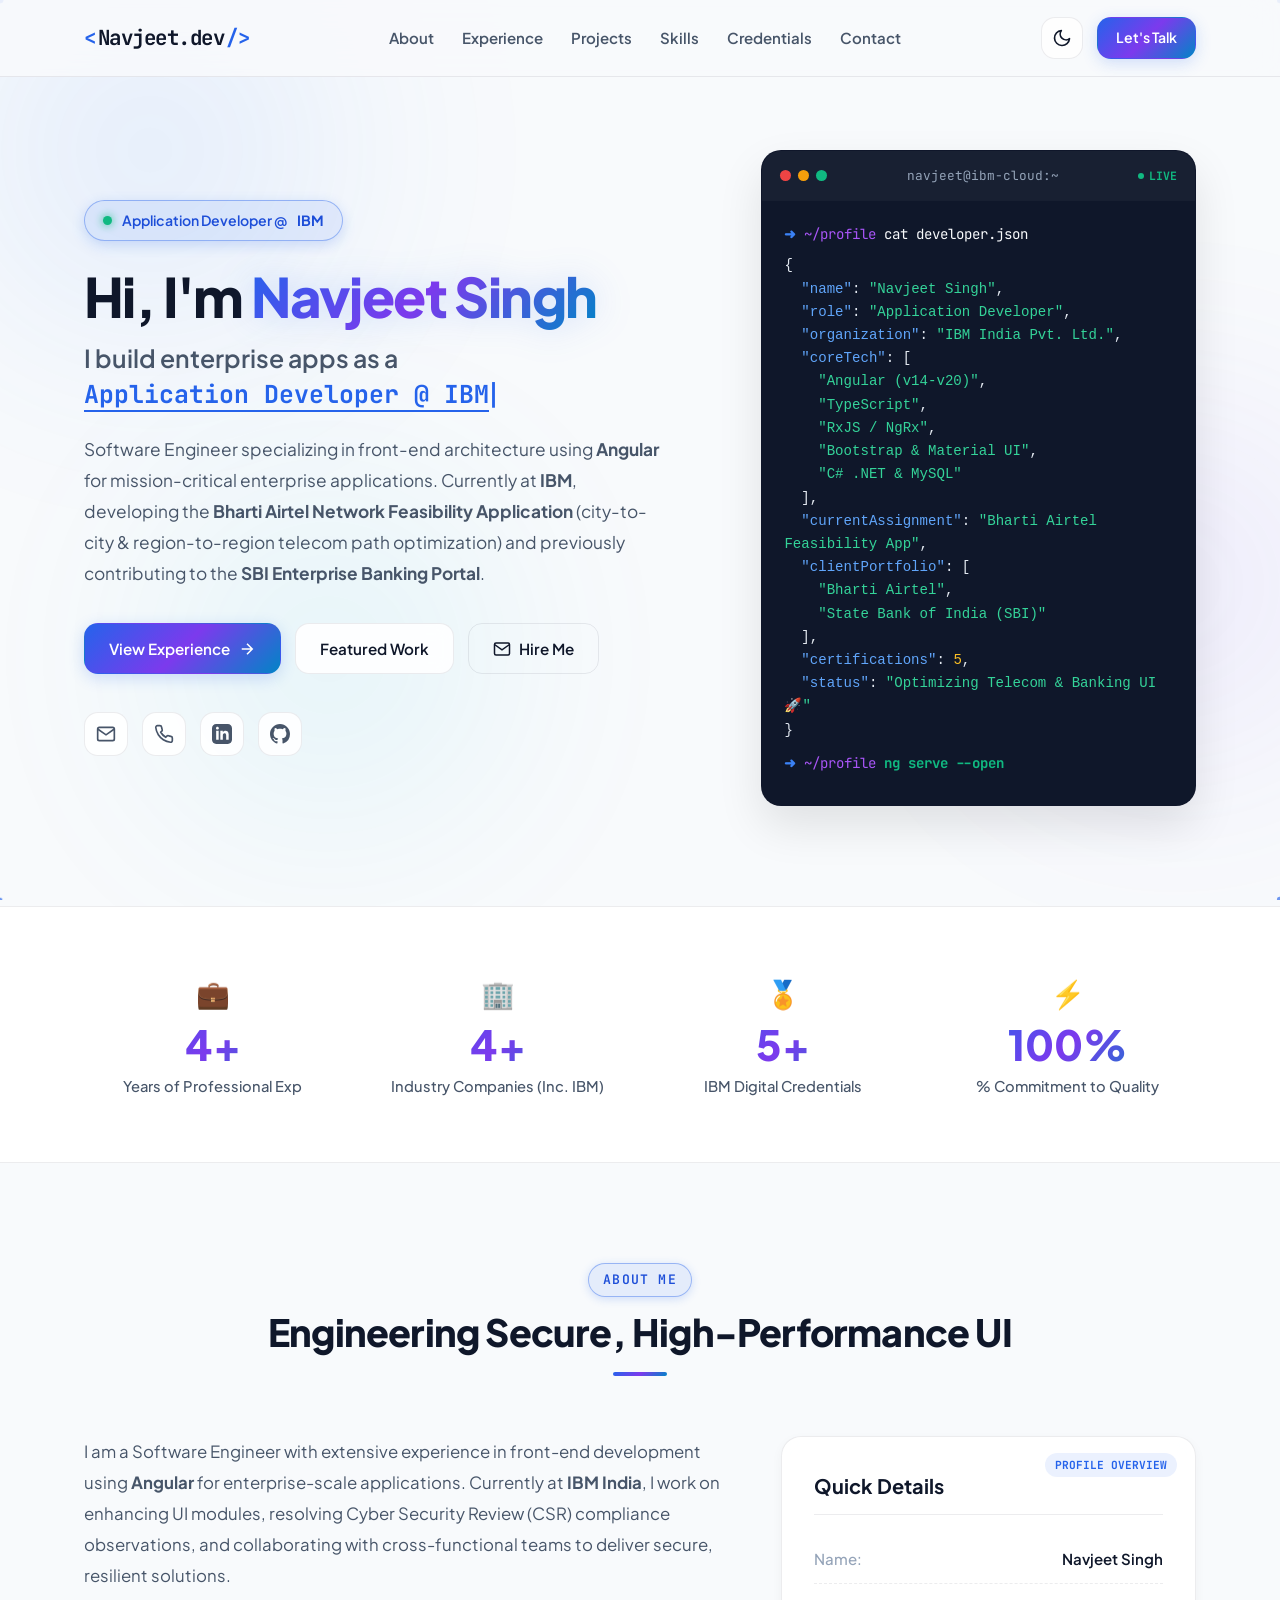
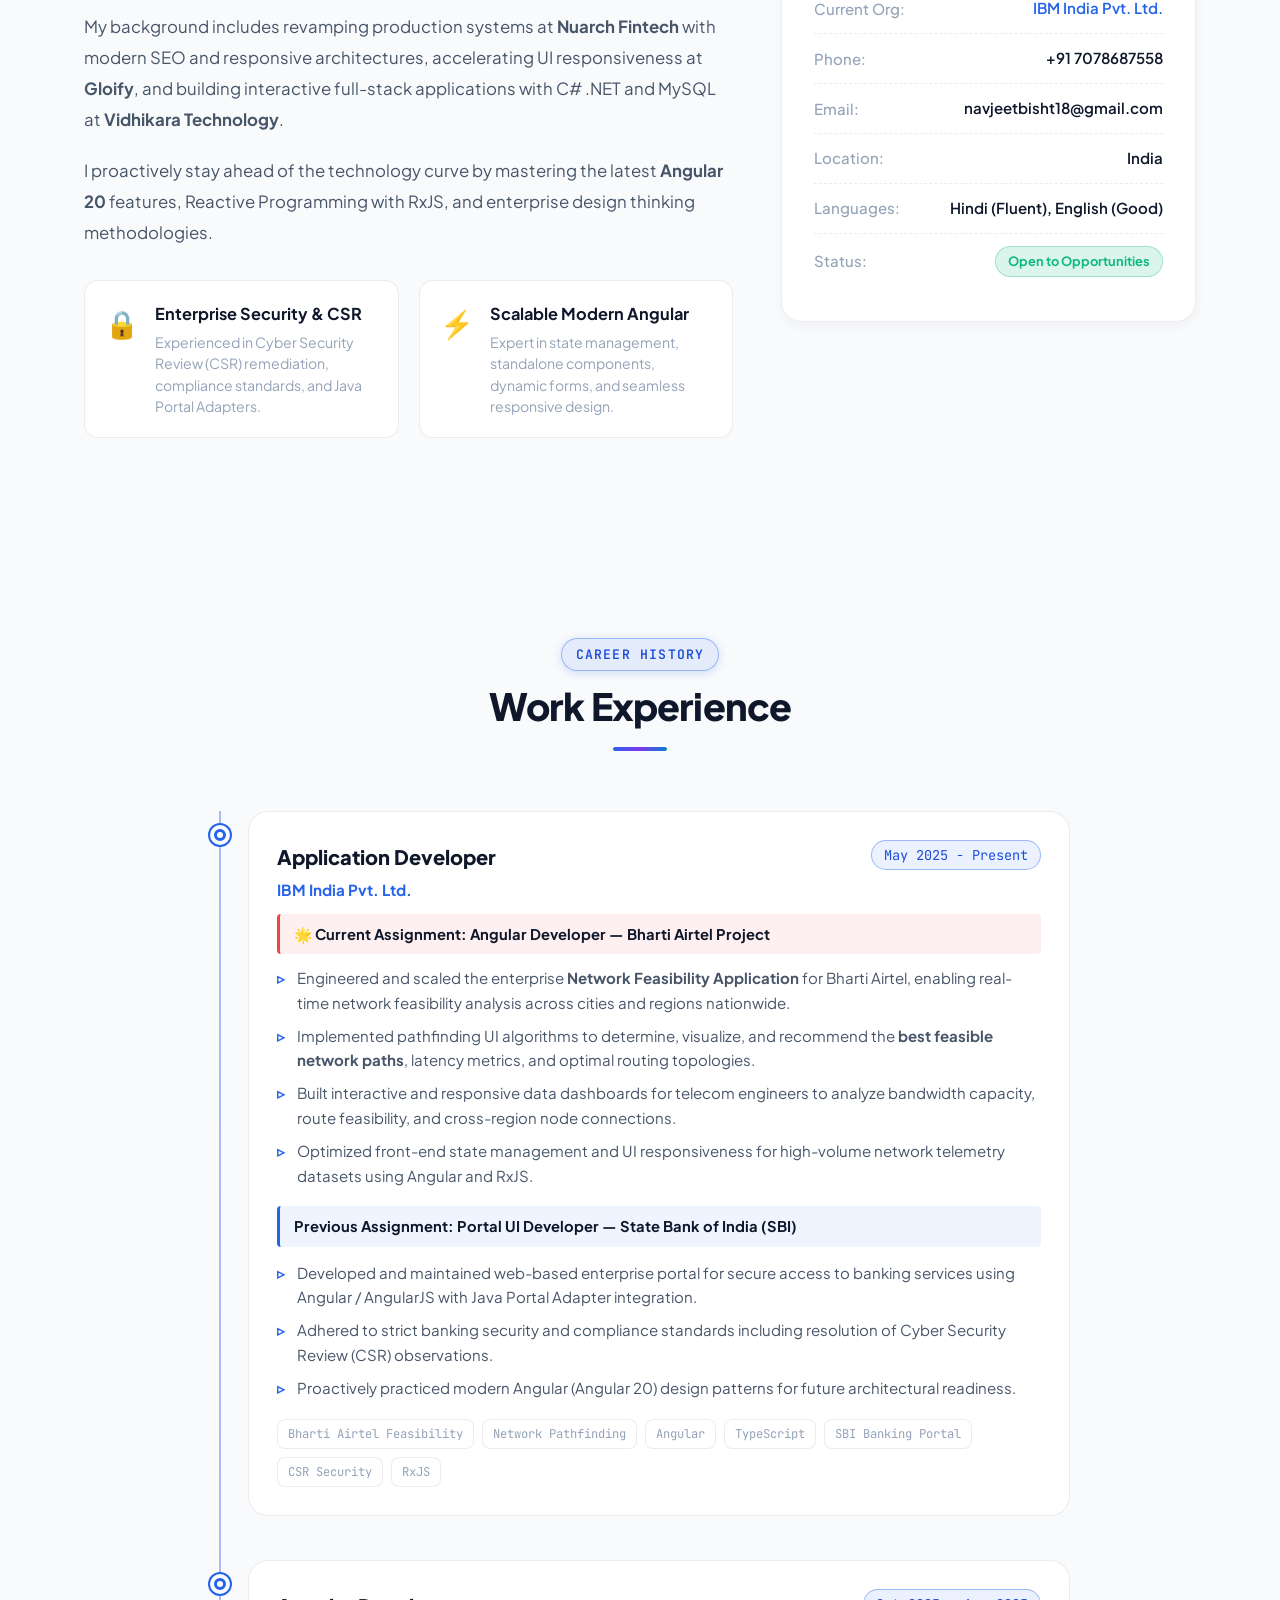
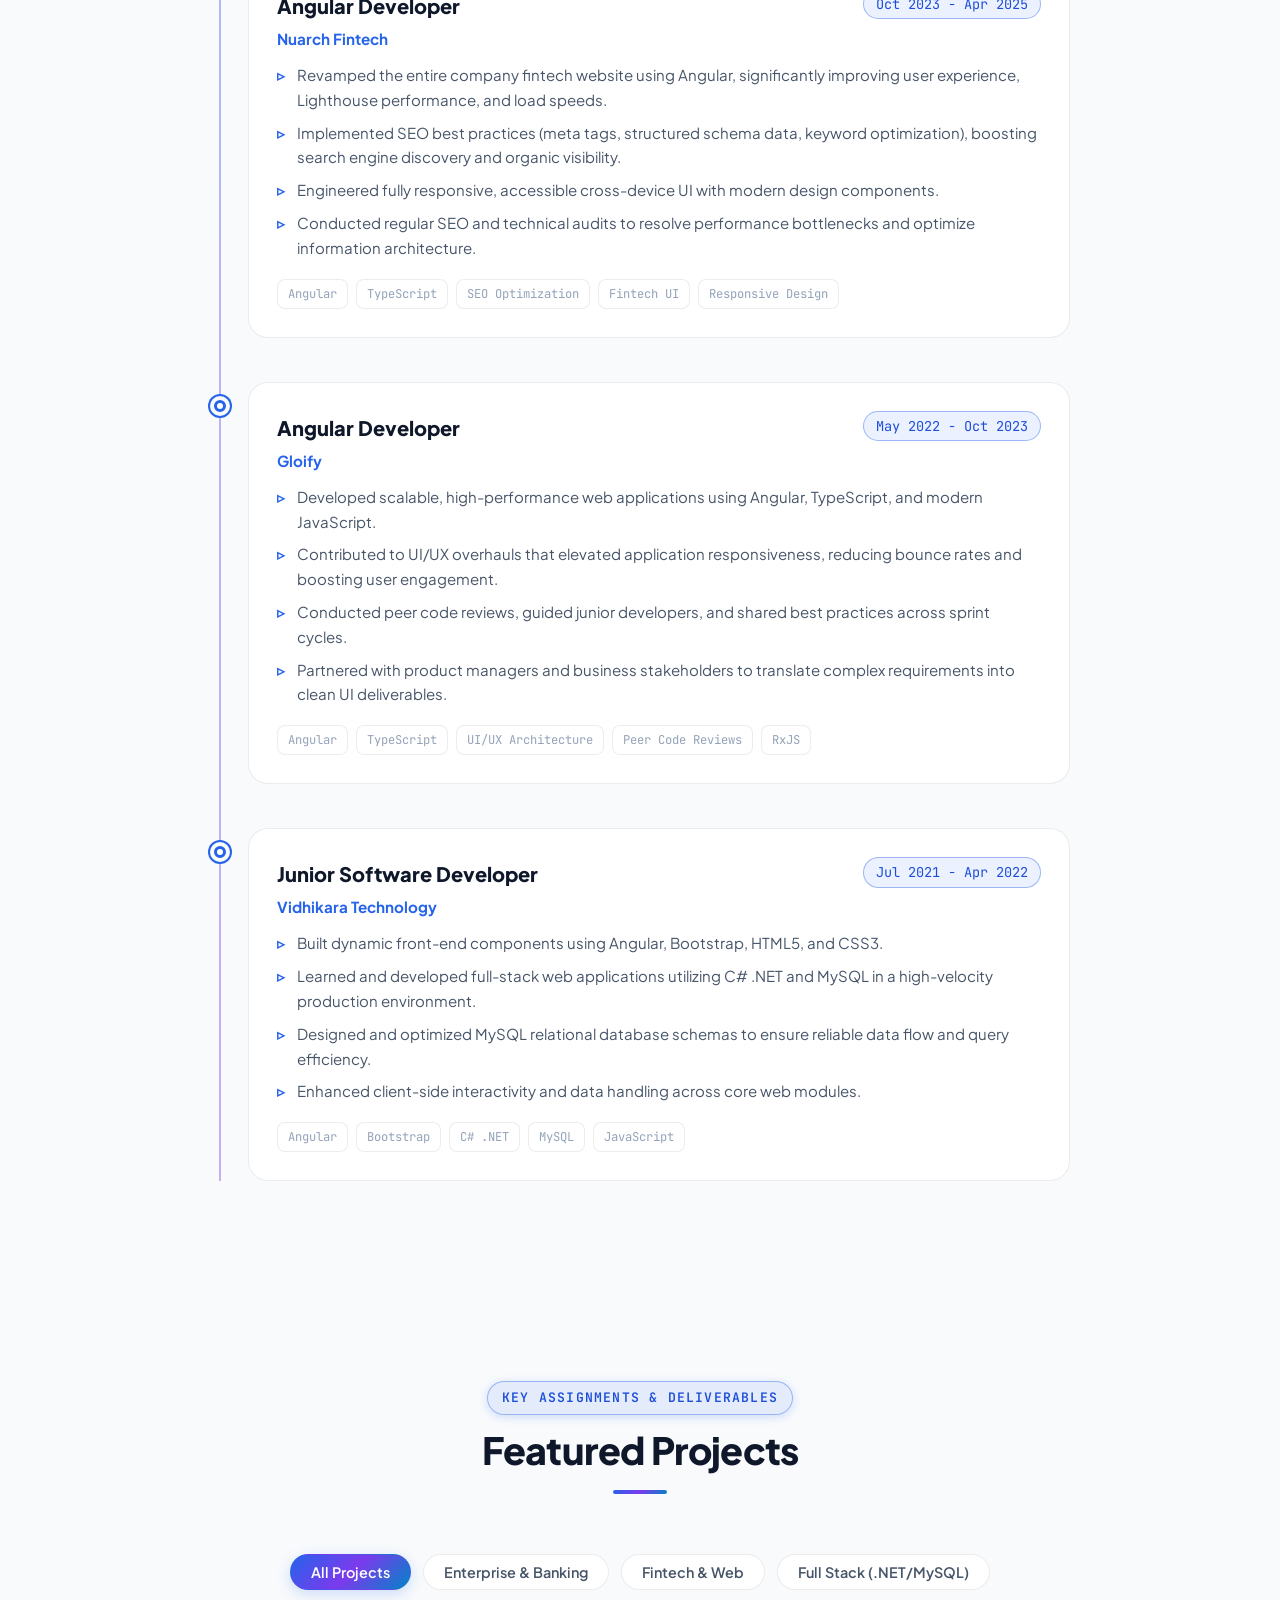
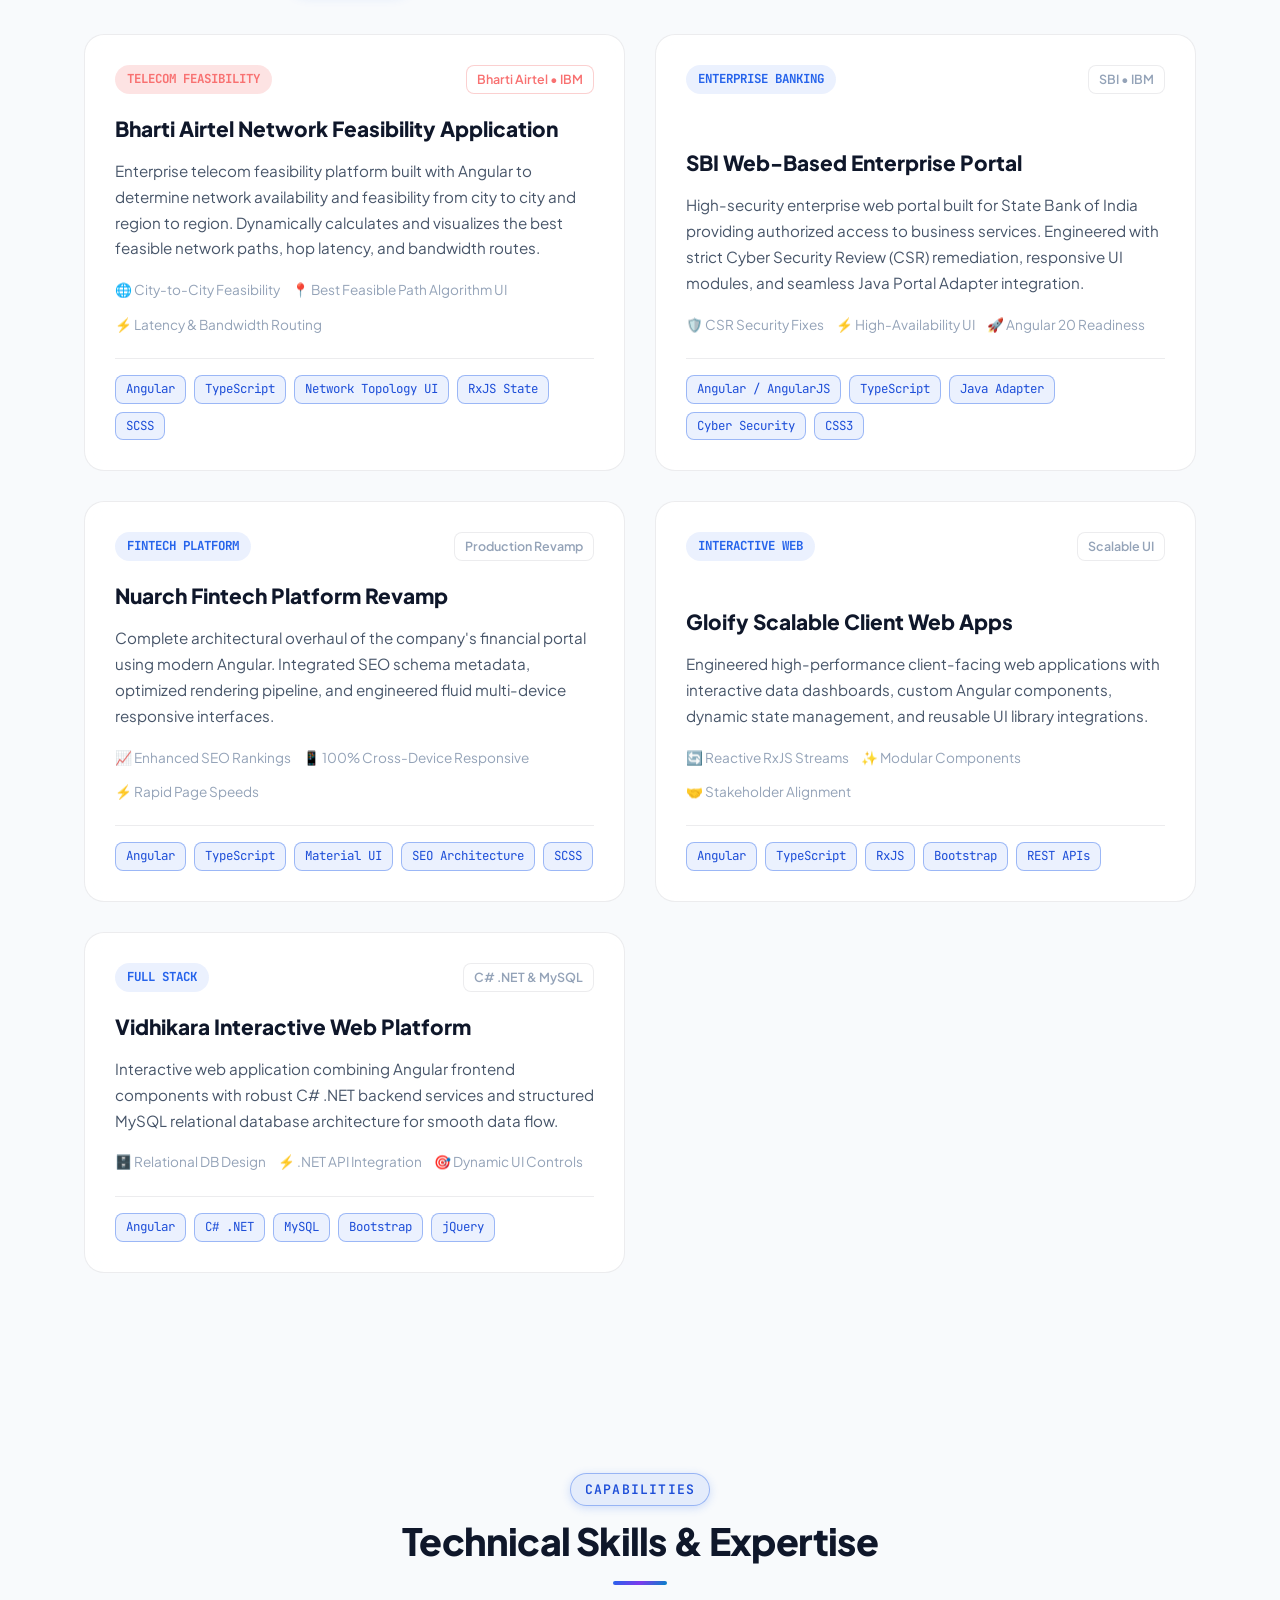
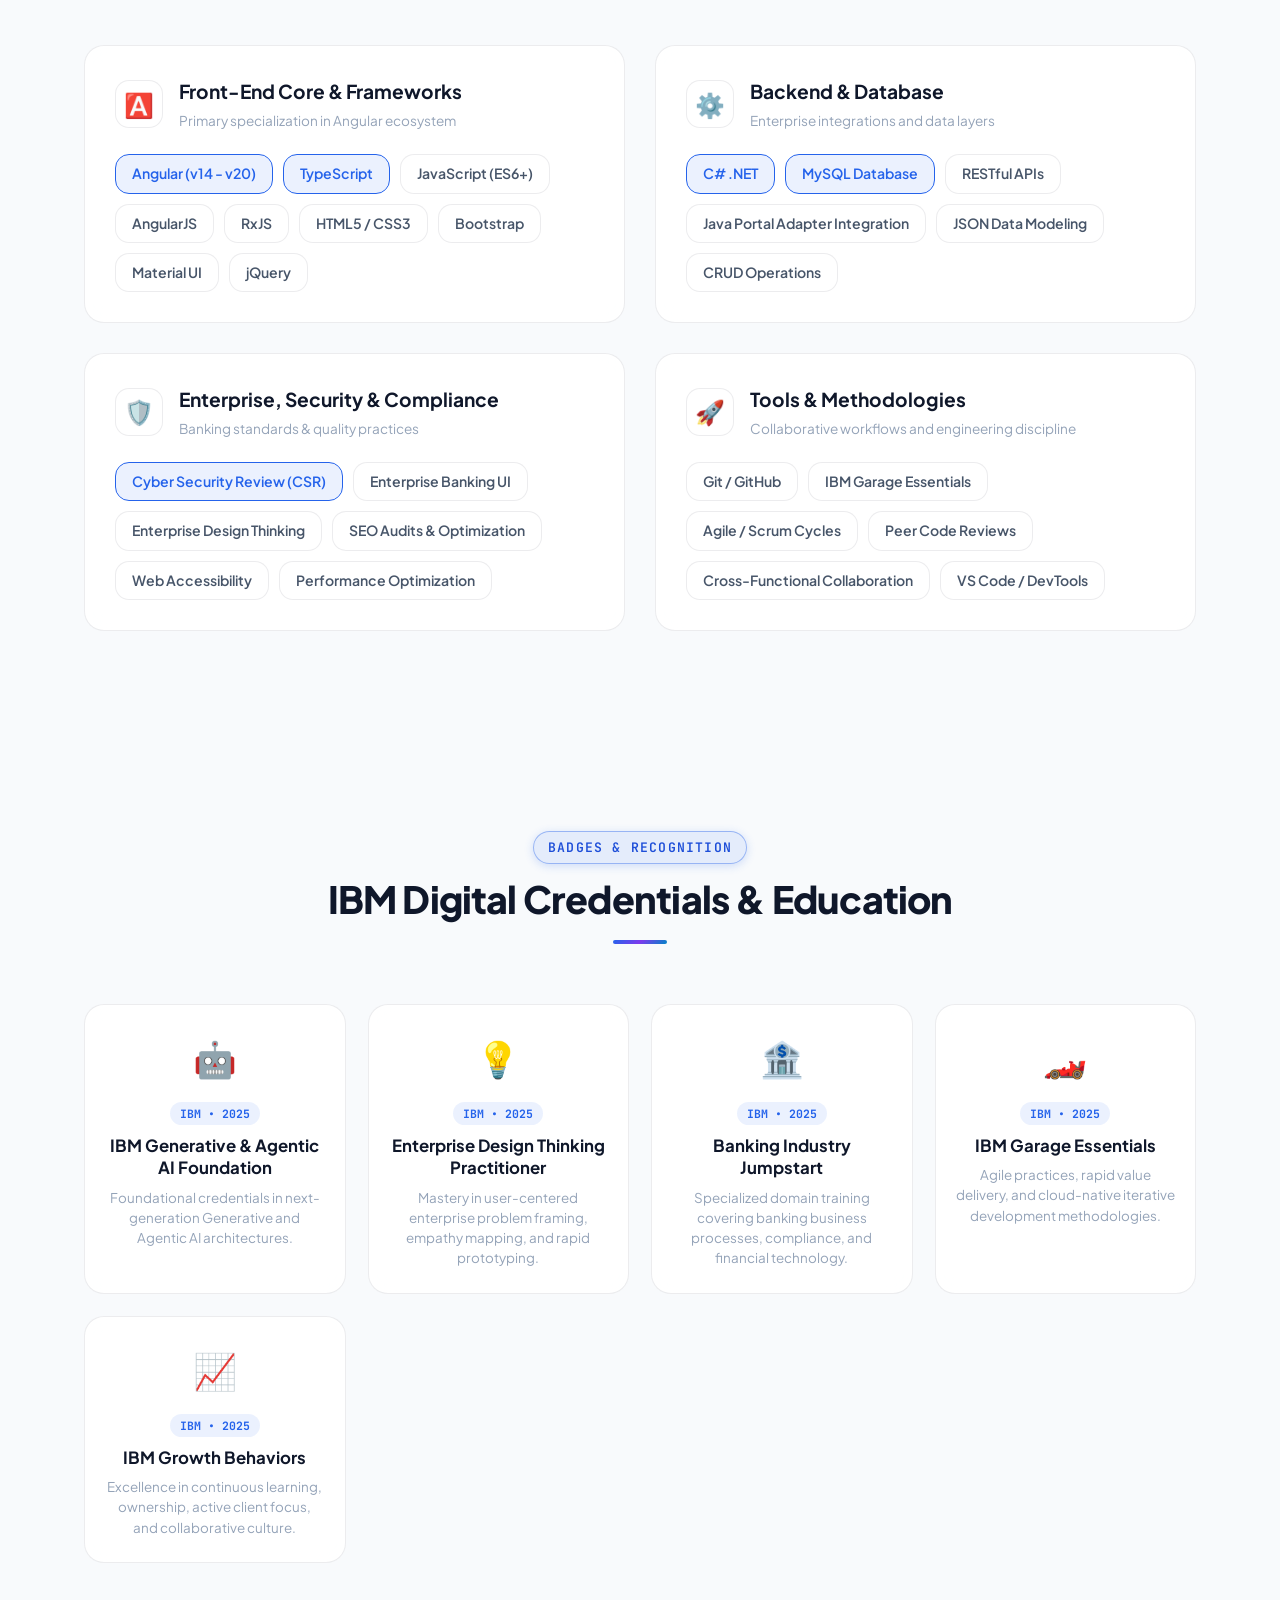
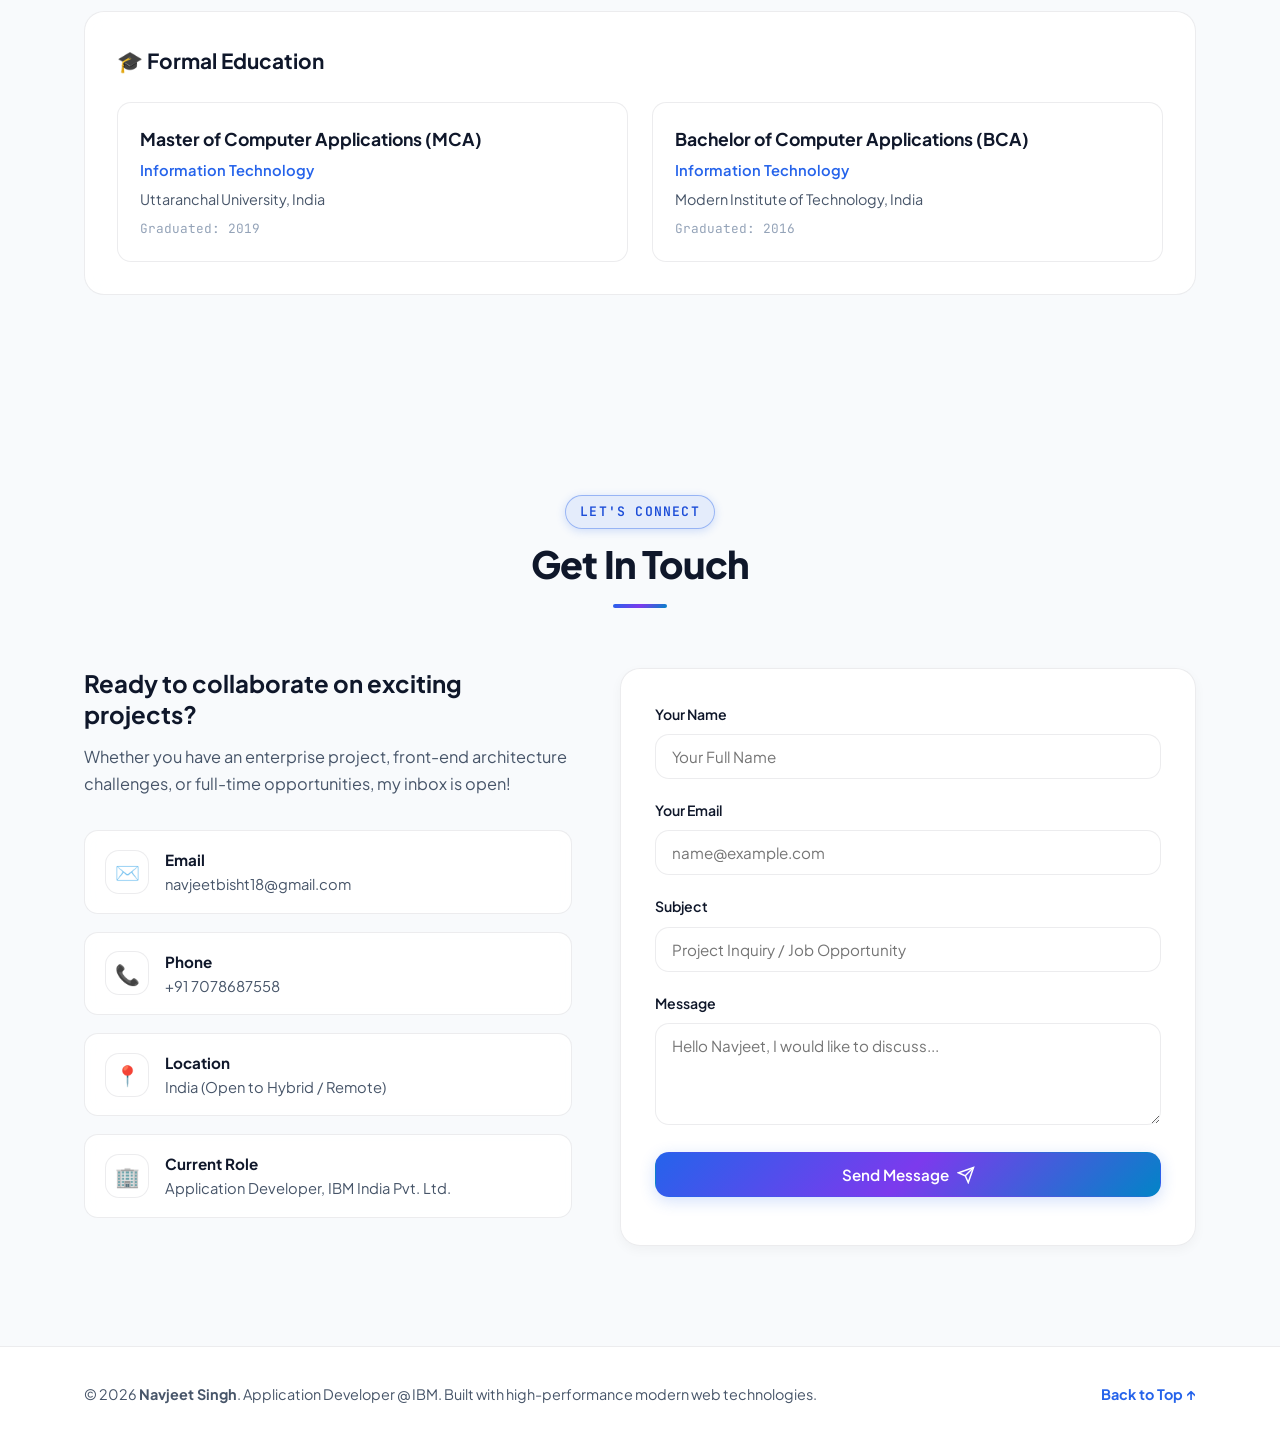
<file: index.html>
<!DOCTYPE html>
<html lang="en" data-theme="dark">
<head>
  <meta charset="UTF-8">
  <meta name="viewport" content="width=device-width, initial-scale=1.0">
  <meta name="description" content="Navjeet Singh — Application Developer & Senior Front-End Engineer at IBM. Specializing in Angular, TypeScript, Enterprise Web Architecture, and Scalable UI Systems.">
  <meta name="keywords" content="Navjeet Singh, Application Developer, IBM, Angular Developer, TypeScript, Frontend Engineer, Software Engineer, Portfolio">
  <meta name="author" content="Navjeet Singh">
  <title>Navjeet Singh | Application Developer @ IBM</title>

  <!-- Google Fonts Preconnect & Inter / JetBrains Mono -->
  <link rel="preconnect" href="https://fonts.googleapis.com">
  <link rel="preconnect" href="https://fonts.gstatic.com" crossorigin>
  <link href="https://fonts.googleapis.com/css2?family=Plus+Jakarta+Sans:wght@300;400;500;600;700;800&family=JetBrains+Mono:wght@400;500;600;700&display=swap" rel="stylesheet">

  <link rel="stylesheet" href="style.css">
</head>
<body>

  <!-- Ambient Background Glow & Canvas Animation -->
  <div class="bg-glow-orb orb-1"></div>
  <div class="bg-glow-orb orb-2"></div>
  <div class="bg-glow-orb orb-3"></div>
  <canvas id="particle-canvas" class="particle-canvas"></canvas>

  <!-- Navigation Bar -->
  <header class="header" id="header">
    <div class="container nav-container">
      <a href="#hero" class="nav-logo" data-reveal="fade">
        <span class="logo-bracket">&lt;</span><span class="logo-name">Navjeet.dev</span><span class="logo-bracket">/&gt;</span>
      </a>

      <nav class="nav-menu" id="nav-menu">
        <ul class="nav-list">
          <li class="nav-item"><a href="#about" class="nav-link">About</a></li>
          <li class="nav-item"><a href="#experience" class="nav-link">Experience</a></li>
          <li class="nav-item"><a href="#projects" class="nav-link">Projects</a></li>
          <li class="nav-item"><a href="#skills" class="nav-link">Skills</a></li>
          <li class="nav-item"><a href="#credentials" class="nav-link">Credentials</a></li>
          <li class="nav-item"><a href="#contact" class="nav-link">Contact</a></li>
        </ul>
      </nav>

      <div class="nav-actions">
        <!-- Theme Toggle Button -->
        <button id="theme-toggle" class="theme-btn" aria-label="Toggle light and dark mode" title="Toggle Theme">
          <svg class="sun-icon" viewBox="0 0 24 24" fill="none" stroke="currentColor" stroke-width="2" stroke-linecap="round" stroke-linejoin="round">
            <circle cx="12" cy="12" r="5"></circle>
            <line x1="12" y1="1" x2="12" y2="3"></line>
            <line x1="12" y1="21" x2="12" y2="23"></line>
            <line x1="4.22" y1="4.22" x2="5.64" y2="5.64"></line>
            <line x1="18.36" y1="18.36" x2="19.78" y2="19.78"></line>
            <line x1="1" y1="12" x2="3" y2="12"></line>
            <line x1="21" y1="12" x2="23" y2="12"></line>
            <line x1="4.22" y1="19.78" x2="5.64" y2="18.36"></line>
            <line x1="18.36" y1="5.64" x2="19.78" y2="4.22"></line>
          </svg>
          <svg class="moon-icon" viewBox="0 0 24 24" fill="none" stroke="currentColor" stroke-width="2" stroke-linecap="round" stroke-linejoin="round">
            <path d="M21 12.79A9 9 0 1 1 11.21 3 7 7 0 0 0 21 12.79z"></path>
          </svg>
        </button>

        <!-- Connect Button -->
        <a href="#contact" class="btn btn-sm btn-primary nav-cta">Let's Talk</a>

        <!-- Mobile Menu Toggle -->
        <button id="nav-toggle" class="nav-toggle" aria-label="Open menu">
          <span></span>
          <span></span>
          <span></span>
        </button>
      </div>
    </div>
  </header>

  <main>
    <!-- Hero Section -->
    <section class="hero section" id="hero">
      <div class="container hero-container">
        <div class="hero-content" data-reveal="fade-up">
          <div class="hero-badge animate-float">
            <span class="status-dot"></span> Application Developer @ <strong>IBM</strong>
          </div>
          <h1 class="hero-title">
            Hi, I'm <span class="highlight glow-text">Navjeet Singh</span>
          </h1>
          <h2 class="hero-subtitle">
            I build enterprise apps as a <br>
            <span class="typed-text" id="typed-text">Angular Specialist</span><span class="cursor">|</span>
          </h2>
          <p class="hero-description">
            Software Engineer specializing in front-end architecture using <strong>Angular</strong> for mission-critical enterprise applications. Currently at <strong>IBM</strong>, developing the <strong>Bharti Airtel Network Feasibility Application</strong> (city-to-city &amp; region-to-region telecom path optimization) and previously contributing to the <strong>SBI Enterprise Banking Portal</strong>.
          </p>
          <div class="hero-buttons">
            <a href="#experience" class="btn btn-primary ripple-btn">
              <span>View Experience</span>
              <svg viewBox="0 0 24 24" width="18" height="18" fill="none" stroke="currentColor" stroke-width="2"><path d="M5 12h14M12 5l7 7-7 7"/></svg>
            </a>
            <a href="#projects" class="btn btn-secondary ripple-btn">Featured Work</a>
            <a href="mailto:navjeetbisht18@gmail.com" class="btn btn-outline ripple-btn">
              <svg viewBox="0 0 24 24" width="18" height="18" fill="none" stroke="currentColor" stroke-width="2"><path d="M4 4h16c1.1 0 2 .9 2 2v12c0 1.1-.9 2-2 2H4c-1.1 0-2-.9-2-2V6c0-1.1.9-2 2-2z"/><polyline points="22,6 12,13 2,6"/></svg>
              Hire Me
            </a>
          </div>
          <div class="hero-socials">
            <a href="mailto:navjeetbisht18@gmail.com" aria-label="Email" class="social-icon" title="Email: navjeetbisht18@gmail.com">
              <svg viewBox="0 0 24 24" fill="none" stroke="currentColor" stroke-width="2"><path d="M4 4h16c1.1 0 2 .9 2 2v12c0 1.1-.9 2-2 2H4c-1.1 0-2-.9-2-2V6c0-1.1.9-2 2-2z"/><polyline points="22,6 12,13 2,6"/></svg>
            </a>
            <a href="tel:7078687558" aria-label="Phone" class="social-icon" title="Call: +91 7078687558">
              <svg viewBox="0 0 24 24" fill="none" stroke="currentColor" stroke-width="2"><path d="M22 16.92v3a2 2 0 0 1-2.18 2 19.79 19.79 0 0 1-8.63-3.07 19.5 19.5 0 0 1-6-6 19.79 19.79 0 0 1-3.07-8.67A2 2 0 0 1 4.11 2h3a2 2 0 0 1 2 1.72 12.84 12.84 0 0 0 .7 2.81 2 2 0 0 1-.45 2.11L8.09 9.91a16 16 0 0 0 6 6l1.27-1.27a2 2 0 0 1 2.11-.45 12.84 12.84 0 0 0 2.81.7A2 2 0 0 1 22 16.92z"/></svg>
            </a>
            <a href="https://linkedin.com" target="_blank" rel="noopener noreferrer" aria-label="LinkedIn" class="social-icon" title="LinkedIn Profile">
              <svg viewBox="0 0 24 24" fill="currentColor"><path d="M19 0h-14c-2.761 0-5 2.239-5 5v14c0 2.761 2.239 5 5 5h14c2.762 0 5-2.239 5-5v-14c0-2.761-2.238-5-5-5zm-11 19h-3v-11h3v11zm-1.5-12.268c-.966 0-1.75-.79-1.75-1.764s.784-1.764 1.75-1.764 1.75.79 1.75 1.764-.783 1.764-1.75 1.764zm13.5 12.268h-3v-5.604c0-3.368-4-3.113-4 0v5.604h-3v-11h3v1.765c1.396-2.586 7-2.777 7 2.476v6.759z"/></svg>
            </a>
            <a href="https://github.com/NavjeetG" target="_blank" rel="noopener noreferrer" aria-label="GitHub" class="social-icon" title="GitHub Profile">
              <svg viewBox="0 0 24 24" fill="currentColor"><path d="M12 0C5.37 0 0 5.37 0 12c0 5.31 3.435 9.795 8.205 11.385.6.105.825-.255.825-.57 0-.285-.015-1.23-.015-2.235-3.015.555-3.795-.735-4.035-1.41-.135-.345-.72-1.41-1.23-1.695-.42-.225-1.02-.78-.015-.795.945-.015 1.62.87 1.845 1.23 1.08 1.815 2.805 1.305 3.495.99.105-.78.42-1.305.765-1.605-2.67-.3-5.46-1.335-5.46-5.925 0-1.305.465-2.385 1.23-3.225-.12-.3-.54-1.53.12-3.18 0 0 1.005-.315 3.3 1.23.96-.27 1.98-.405 3-.405s2.04.135 3 .405c2.295-1.56 3.3-1.23 3.3-1.23.66 1.65.24 2.88.12 3.18.765.84 1.23 1.905 1.23 3.225 0 4.605-2.805 5.625-5.475 5.925.435.375.81 1.095.81 2.22 0 1.605-.015 2.895-.015 3.3 0 .315.225.69.825.57A12.02 12.02 0 0 0 24 12c0-6.63-5.37-12-12-12z"/></svg>
            </a>
          </div>
        </div>

        <!-- Interactive 3D Tilt Developer Terminal Mockup -->
        <div class="hero-visual" data-reveal="fade-left">
          <div class="tilt-card-wrapper">
            <div class="terminal-card interactive-tilt" id="terminal-card">
              <div class="terminal-header">
                <div class="terminal-dots">
                  <span class="dot red"></span>
                  <span class="dot yellow"></span>
                  <span class="dot green"></span>
                </div>
                <span class="terminal-title">navjeet@ibm-cloud:~</span>
                <span class="terminal-status"><span class="pulse-dot"></span> LIVE</span>
              </div>
              <div class="terminal-body">
                <div class="code-line"><span class="cmd-prompt">➜</span> <span class="cmd-folder">~/profile</span> <span class="cmd-text">cat developer.json</span></div>
                <pre class="code-output"><code>{
  <span class="json-key">"name"</span>: <span class="json-str">"Navjeet Singh"</span>,
  <span class="json-key">"role"</span>: <span class="json-str">"Application Developer"</span>,
  <span class="json-key">"organization"</span>: <span class="json-str">"IBM India Pvt. Ltd."</span>,
  <span class="json-key">"coreTech"</span>: [
    <span class="json-str">"Angular (v14-v20)"</span>,
    <span class="json-str">"TypeScript"</span>,
    <span class="json-str">"RxJS / NgRx"</span>,
    <span class="json-str">"Bootstrap & Material UI"</span>,
    <span class="json-str">"C# .NET & MySQL"</span>
  ],
  <span class="json-key">"currentAssignment"</span>: <span class="json-str">"Bharti Airtel Feasibility App"</span>,
  <span class="json-key">"clientPortfolio"</span>: [
    <span class="json-str">"Bharti Airtel"</span>,
    <span class="json-str">"State Bank of India (SBI)"</span>
  ],
  <span class="json-key">"certifications"</span>: <span class="json-num">5</span>,
  <span class="json-key">"status"</span>: <span class="json-str">"Optimizing Telecom & Banking UI 🚀"</span>
}</code></pre>
                <div class="code-line"><span class="cmd-prompt">➜</span> <span class="cmd-folder">~/profile</span> <span class="cmd-blink">ng serve --open</span></div>
              </div>
            </div>
          </div>
        </div>
      </div>
    </section>

    <!-- Metrics / Stats Bar with Counter Animation -->
    <section class="stats-section">
      <div class="container stats-grid">
        <div class="stat-card" data-reveal="fade-up" data-delay="100">
          <div class="stat-icon-wrapper">💼</div>
          <h3 class="stat-number" data-target="4">0</h3>
          <p class="stat-label">Years of Professional Exp</p>
        </div>
        <div class="stat-card" data-reveal="fade-up" data-delay="200">
          <div class="stat-icon-wrapper">🏢</div>
          <h3 class="stat-number" data-target="4">0</h3>
          <p class="stat-label">Industry Companies (Inc. IBM)</p>
        </div>
        <div class="stat-card" data-reveal="fade-up" data-delay="300">
          <div class="stat-icon-wrapper">🏅</div>
          <h3 class="stat-number" data-target="5">0</h3>
          <p class="stat-label">IBM Digital Credentials</p>
        </div>
        <div class="stat-card" data-reveal="fade-up" data-delay="400">
          <div class="stat-icon-wrapper">⚡</div>
          <h3 class="stat-number" data-target="100">0</h3>
          <p class="stat-label">% Commitment to Quality</p>
        </div>
      </div>
    </section>

    <!-- About Section -->
    <section class="section about-section" id="about">
      <div class="container">
        <div class="section-header" data-reveal="fade-up">
          <span class="section-tag">About Me</span>
          <h2 class="section-title">Engineering Secure, High-Performance UI</h2>
          <div class="section-divider"></div>
        </div>

        <div class="about-grid">
          <div class="about-text" data-reveal="fade-right">
            <p>
              I am a Software Engineer with extensive experience in front-end development using <strong>Angular</strong> for enterprise-scale applications. Currently at <strong>IBM India</strong>, I work on enhancing UI modules, resolving Cyber Security Review (CSR) compliance observations, and collaborating with cross-functional teams to deliver secure, resilient solutions.
            </p>
            <p>
              My background includes revamping production systems at <strong>Nuarch Fintech</strong> with modern SEO and responsive architectures, accelerating UI responsiveness at <strong>Gloify</strong>, and building interactive full-stack applications with C# .NET and MySQL at <strong>Vidhikara Technology</strong>.
            </p>
            <p>
              I proactively stay ahead of the technology curve by mastering the latest <strong>Angular 20</strong> features, Reactive Programming with RxJS, and enterprise design thinking methodologies.
            </p>

            <div class="about-highlights">
              <div class="highlight-item interactive-tilt">
                <span class="highlight-icon">🔒</span>
                <div>
                  <strong>Enterprise Security & CSR</strong>
                  <p>Experienced in Cyber Security Review (CSR) remediation, compliance standards, and Java Portal Adapters.</p>
                </div>
              </div>
              <div class="highlight-item interactive-tilt">
                <span class="highlight-icon">⚡</span>
                <div>
                  <strong>Scalable Modern Angular</strong>
                  <p>Expert in state management, standalone components, dynamic forms, and seamless responsive design.</p>
                </div>
              </div>
            </div>
          </div>

          <div class="about-card interactive-tilt" data-reveal="fade-left">
            <div class="about-card-badge">PROFILE OVERVIEW</div>
            <h3>Quick Details</h3>
            <ul class="details-list">
              <li><span class="detail-label">Name:</span> <span class="detail-value">Navjeet Singh</span></li>
              <li><span class="detail-label">Current Org:</span> <span class="detail-value text-accent">IBM India Pvt. Ltd.</span></li>
              <li><span class="detail-label">Phone:</span> <span class="detail-value">+91 7078687558</span></li>
              <li><span class="detail-label">Email:</span> <span class="detail-value">navjeetbisht18@gmail.com</span></li>
              <li><span class="detail-label">Location:</span> <span class="detail-value">India</span></li>
              <li><span class="detail-label">Languages:</span> <span class="detail-value">Hindi (Fluent), English (Good)</span></li>
              <li><span class="detail-label">Status:</span> <span class="detail-value badge-success">Open to Opportunities</span></li>
            </ul>
          </div>
        </div>
      </div>
    </section>

    <!-- Experience Section (Interactive Timeline) -->
    <section class="section experience-section" id="experience">
      <div class="container">
        <div class="section-header" data-reveal="fade-up">
          <span class="section-tag">Career History</span>
          <h2 class="section-title">Work Experience</h2>
          <div class="section-divider"></div>
        </div>

        <div class="timeline">
          <!-- Item 1: IBM -->
          <div class="timeline-item" data-reveal="fade-up">
            <div class="timeline-marker ibm-marker">
              <span class="marker-pulse"></span>
            </div>
            <div class="timeline-content interactive-tilt">
              <div class="timeline-meta">
                <div class="role-company">
                  <span class="timeline-role">Application Developer</span>
                  <span class="timeline-company-badge">IBM India Pvt. Ltd.</span>
                </div>
                <span class="timeline-date">May 2025 - Present</span>
              </div>

              <!-- Current Assignment: Bharti Airtel -->
              <div class="timeline-project-highlight" style="margin-bottom: 12px; border-left-color: #ef4444; background: rgba(239, 68, 68, 0.08);">
                <strong>🌟 Current Assignment: Angular Developer — Bharti Airtel Project</strong>
              </div>
              <ul class="timeline-bullets" style="margin-bottom: 18px;">
                <li>Engineered and scaled the enterprise <strong>Network Feasibility Application</strong> for Bharti Airtel, enabling real-time network feasibility analysis across cities and regions nationwide.</li>
                <li>Implemented pathfinding UI algorithms to determine, visualize, and recommend the <strong>best feasible network paths</strong>, latency metrics, and optimal routing topologies.</li>
                <li>Built interactive and responsive data dashboards for telecom engineers to analyze bandwidth capacity, route feasibility, and cross-region node connections.</li>
                <li>Optimized front-end state management and UI responsiveness for high-volume network telemetry datasets using Angular and RxJS.</li>
              </ul>

              <!-- Previous Assignment: SBI -->
              <div class="timeline-project-highlight">
                <strong>Previous Assignment: Portal UI Developer — State Bank of India (SBI)</strong>
              </div>
              <ul class="timeline-bullets">
                <li>Developed and maintained web-based enterprise portal for secure access to banking services using Angular / AngularJS with Java Portal Adapter integration.</li>
                <li>Adhered to strict banking security and compliance standards including resolution of Cyber Security Review (CSR) observations.</li>
                <li>Proactively practiced modern Angular (Angular 20) design patterns for future architectural readiness.</li>
              </ul>
              <div class="timeline-tags">
                <span>Bharti Airtel Feasibility</span>
                <span>Network Pathfinding</span>
                <span>Angular</span>
                <span>TypeScript</span>
                <span>SBI Banking Portal</span>
                <span>CSR Security</span>
                <span>RxJS</span>
              </div>
            </div>
          </div>

          <!-- Item 2: Nuarch Fintech -->
          <div class="timeline-item" data-reveal="fade-up">
            <div class="timeline-marker">
              <span class="marker-pulse"></span>
            </div>
            <div class="timeline-content interactive-tilt">
              <div class="timeline-meta">
                <div class="role-company">
                  <span class="timeline-role">Angular Developer</span>
                  <span class="timeline-company-badge">Nuarch Fintech</span>
                </div>
                <span class="timeline-date">Oct 2023 - Apr 2025</span>
              </div>
              <ul class="timeline-bullets">
                <li>Revamped the entire company fintech website using Angular, significantly improving user experience, Lighthouse performance, and load speeds.</li>
                <li>Implemented SEO best practices (meta tags, structured schema data, keyword optimization), boosting search engine discovery and organic visibility.</li>
                <li>Engineered fully responsive, accessible cross-device UI with modern design components.</li>
                <li>Conducted regular SEO and technical audits to resolve performance bottlenecks and optimize information architecture.</li>
              </ul>
              <div class="timeline-tags">
                <span>Angular</span>
                <span>TypeScript</span>
                <span>SEO Optimization</span>
                <span>Fintech UI</span>
                <span>Responsive Design</span>
              </div>
            </div>
          </div>

          <!-- Item 3: Gloify -->
          <div class="timeline-item" data-reveal="fade-up">
            <div class="timeline-marker">
              <span class="marker-pulse"></span>
            </div>
            <div class="timeline-content interactive-tilt">
              <div class="timeline-meta">
                <div class="role-company">
                  <span class="timeline-role">Angular Developer</span>
                  <span class="timeline-company-badge">Gloify</span>
                </div>
                <span class="timeline-date">May 2022 - Oct 2023</span>
              </div>
              <ul class="timeline-bullets">
                <li>Developed scalable, high-performance web applications using Angular, TypeScript, and modern JavaScript.</li>
                <li>Contributed to UI/UX overhauls that elevated application responsiveness, reducing bounce rates and boosting user engagement.</li>
                <li>Conducted peer code reviews, guided junior developers, and shared best practices across sprint cycles.</li>
                <li>Partnered with product managers and business stakeholders to translate complex requirements into clean UI deliverables.</li>
              </ul>
              <div class="timeline-tags">
                <span>Angular</span>
                <span>TypeScript</span>
                <span>UI/UX Architecture</span>
                <span>Peer Code Reviews</span>
                <span>RxJS</span>
              </div>
            </div>
          </div>

          <!-- Item 4: Vidhikara -->
          <div class="timeline-item" data-reveal="fade-up">
            <div class="timeline-marker">
              <span class="marker-pulse"></span>
            </div>
            <div class="timeline-content interactive-tilt">
              <div class="timeline-meta">
                <div class="role-company">
                  <span class="timeline-role">Junior Software Developer</span>
                  <span class="timeline-company-badge">Vidhikara Technology</span>
                </div>
                <span class="timeline-date">Jul 2021 - Apr 2022</span>
              </div>
              <ul class="timeline-bullets">
                <li>Built dynamic front-end components using Angular, Bootstrap, HTML5, and CSS3.</li>
                <li>Learned and developed full-stack web applications utilizing C# .NET and MySQL in a high-velocity production environment.</li>
                <li>Designed and optimized MySQL relational database schemas to ensure reliable data flow and query efficiency.</li>
                <li>Enhanced client-side interactivity and data handling across core web modules.</li>
              </ul>
              <div class="timeline-tags">
                <span>Angular</span>
                <span>Bootstrap</span>
                <span>C# .NET</span>
                <span>MySQL</span>
                <span>JavaScript</span>
              </div>
            </div>
          </div>
        </div>
      </div>
    </section>

    <!-- Key Projects Section -->
    <section class="section projects-section" id="projects">
      <div class="container">
        <div class="section-header" data-reveal="fade-up">
          <span class="section-tag">Key Assignments & Deliverables</span>
          <h2 class="section-title">Featured Projects</h2>
          <div class="section-divider"></div>
        </div>

        <!-- Filter tabs -->
        <div class="project-filters" data-reveal="fade-up">
          <button class="filter-btn active" data-filter="all">All Projects</button>
          <button class="filter-btn" data-filter="enterprise">Enterprise & Banking</button>
          <button class="filter-btn" data-filter="fintech">Fintech & Web</button>
          <button class="filter-btn" data-filter="fullstack">Full Stack (.NET/MySQL)</button>
        </div>

        <div class="projects-grid">
          <!-- Project 1: Bharti Airtel Network Feasibility Engine -->
          <article class="project-card interactive-tilt" data-category="enterprise" data-reveal="fade-up">
            <div class="project-header">
              <span class="project-tag" style="background: rgba(239, 68, 68, 0.15); color: #f87171; border-color: rgba(239, 68, 68, 0.3);">Telecom Feasibility</span>
              <div class="project-status-badge" style="color: #f87171; border-color: rgba(239, 68, 68, 0.25);">Bharti Airtel • IBM</div>
            </div>
            <div class="project-body">
              <h3 class="project-title">Bharti Airtel Network Feasibility Application</h3>
              <p class="project-desc">
                Enterprise telecom feasibility platform built with Angular to determine network availability and feasibility from city to city and region to region. Dynamically calculates and visualizes the best feasible network paths, hop latency, and bandwidth routes.
              </p>
              <div class="project-features">
                <span>🌐 City-to-City Feasibility</span>
                <span>📍 Best Feasible Path Algorithm UI</span>
                <span>⚡ Latency &amp; Bandwidth Routing</span>
              </div>
              <div class="project-tech">
                <span>Angular</span>
                <span>TypeScript</span>
                <span>Network Topology UI</span>
                <span>RxJS State</span>
                <span>SCSS</span>
              </div>
            </div>
          </article>

          <!-- Project 2: SBI Enterprise Portal -->
          <article class="project-card interactive-tilt" data-category="enterprise" data-reveal="fade-up" data-delay="100">
            <div class="project-header">
              <span class="project-tag enterprise-tag">Enterprise Banking</span>
              <div class="project-status-badge">SBI • IBM</div>
            </div>
            <div class="project-body">
              <h3 class="project-title">SBI Web-Based Enterprise Portal</h3>
              <p class="project-desc">
                High-security enterprise web portal built for State Bank of India providing authorized access to business services. Engineered with strict Cyber Security Review (CSR) remediation, responsive UI modules, and seamless Java Portal Adapter integration.
              </p>
              <div class="project-features">
                <span>🛡️ CSR Security Fixes</span>
                <span>⚡ High-Availability UI</span>
                <span>🚀 Angular 20 Readiness</span>
              </div>
              <div class="project-tech">
                <span>Angular / AngularJS</span>
                <span>TypeScript</span>
                <span>Java Adapter</span>
                <span>Cyber Security</span>
                <span>CSS3</span>
              </div>
            </div>
          </article>

          <!-- Project 2: Nuarch Fintech Platform -->
          <article class="project-card interactive-tilt" data-category="fintech" data-reveal="fade-up" data-delay="100">
            <div class="project-header">
              <span class="project-tag fintech-tag">Fintech Platform</span>
              <div class="project-status-badge">Production Revamp</div>
            </div>
            <div class="project-body">
              <h3 class="project-title">Nuarch Fintech Platform Revamp</h3>
              <p class="project-desc">
                Complete architectural overhaul of the company's financial portal using modern Angular. Integrated SEO schema metadata, optimized rendering pipeline, and engineered fluid multi-device responsive interfaces.
              </p>
              <div class="project-features">
                <span>📈 Enhanced SEO Rankings</span>
                <span>📱 100% Cross-Device Responsive</span>
                <span>⚡ Rapid Page Speeds</span>
              </div>
              <div class="project-tech">
                <span>Angular</span>
                <span>TypeScript</span>
                <span>Material UI</span>
                <span>SEO Architecture</span>
                <span>SCSS</span>
              </div>
            </div>
          </article>

          <!-- Project 3: Gloify Web Application -->
          <article class="project-card interactive-tilt" data-category="fintech" data-reveal="fade-up" data-delay="200">
            <div class="project-header">
              <span class="project-tag web-tag">Interactive Web</span>
              <div class="project-status-badge">Scalable UI</div>
            </div>
            <div class="project-body">
              <h3 class="project-title">Gloify Scalable Client Web Apps</h3>
              <p class="project-desc">
                Engineered high-performance client-facing web applications with interactive data dashboards, custom Angular components, dynamic state management, and reusable UI library integrations.
              </p>
              <div class="project-features">
                <span>🔄 Reactive RxJS Streams</span>
                <span>✨ Modular Components</span>
                <span>🤝 Stakeholder Alignment</span>
              </div>
              <div class="project-tech">
                <span>Angular</span>
                <span>TypeScript</span>
                <span>RxJS</span>
                <span>Bootstrap</span>
                <span>REST APIs</span>
              </div>
            </div>
          </article>

          <!-- Project 4: Vidhikara Full-Stack App -->
          <article class="project-card interactive-tilt" data-category="fullstack" data-reveal="fade-up" data-delay="300">
            <div class="project-header">
              <span class="project-tag fullstack-tag">Full Stack</span>
              <div class="project-status-badge">C# .NET & MySQL</div>
            </div>
            <div class="project-body">
              <h3 class="project-title">Vidhikara Interactive Web Platform</h3>
              <p class="project-desc">
                Interactive web application combining Angular frontend components with robust C# .NET backend services and structured MySQL relational database architecture for smooth data flow.
              </p>
              <div class="project-features">
                <span>🗄️ Relational DB Design</span>
                <span>⚡ .NET API Integration</span>
                <span>🎯 Dynamic UI Controls</span>
              </div>
              <div class="project-tech">
                <span>Angular</span>
                <span>C# .NET</span>
                <span>MySQL</span>
                <span>Bootstrap</span>
                <span>jQuery</span>
              </div>
            </div>
          </article>
        </div>
      </div>
    </section>

    <!-- Skills & Tech Stack Section -->
    <section class="section skills-section" id="skills">
      <div class="container">
        <div class="section-header" data-reveal="fade-up">
          <span class="section-tag">Capabilities</span>
          <h2 class="section-title">Technical Skills & Expertise</h2>
          <div class="section-divider"></div>
        </div>

        <div class="skills-categories">
          <!-- Category 1: Front-End Core -->
          <div class="skill-category-card interactive-tilt" data-reveal="fade-right">
            <div class="category-header">
              <div class="cat-icon-badge">🅰️</div>
              <div>
                <h3>Front-End Core & Frameworks</h3>
                <p>Primary specialization in Angular ecosystem</p>
              </div>
            </div>
            <div class="skills-chips">
              <span class="chip chip-highlight">Angular (v14 - v20)</span>
              <span class="chip chip-highlight">TypeScript</span>
              <span class="chip">JavaScript (ES6+)</span>
              <span class="chip">AngularJS</span>
              <span class="chip">RxJS</span>
              <span class="chip">HTML5 / CSS3</span>
              <span class="chip">Bootstrap</span>
              <span class="chip">Material UI</span>
              <span class="chip">jQuery</span>
            </div>
          </div>

          <!-- Category 2: Backend & Database -->
          <div class="skill-category-card interactive-tilt" data-reveal="fade-left">
            <div class="category-header">
              <div class="cat-icon-badge">⚙️</div>
              <div>
                <h3>Backend & Database</h3>
                <p>Enterprise integrations and data layers</p>
              </div>
            </div>
            <div class="skills-chips">
              <span class="chip chip-highlight">C# .NET</span>
              <span class="chip chip-highlight">MySQL Database</span>
              <span class="chip">RESTful APIs</span>
              <span class="chip">Java Portal Adapter Integration</span>
              <span class="chip">JSON Data Modeling</span>
              <span class="chip">CRUD Operations</span>
            </div>
          </div>

          <!-- Category 3: Enterprise & Security -->
          <div class="skill-category-card interactive-tilt" data-reveal="fade-right">
            <div class="category-header">
              <div class="cat-icon-badge">🛡️</div>
              <div>
                <h3>Enterprise, Security & Compliance</h3>
                <p>Banking standards & quality practices</p>
              </div>
            </div>
            <div class="skills-chips">
              <span class="chip chip-highlight">Cyber Security Review (CSR)</span>
              <span class="chip">Enterprise Banking UI</span>
              <span class="chip">Enterprise Design Thinking</span>
              <span class="chip">SEO Audits & Optimization</span>
              <span class="chip">Web Accessibility</span>
              <span class="chip">Performance Optimization</span>
            </div>
          </div>

          <!-- Category 4: Tools & Methodologies -->
          <div class="skill-category-card interactive-tilt" data-reveal="fade-left">
            <div class="category-header">
              <div class="cat-icon-badge">🚀</div>
              <div>
                <h3>Tools & Methodologies</h3>
                <p>Collaborative workflows and engineering discipline</p>
              </div>
            </div>
            <div class="skills-chips">
              <span class="chip">Git / GitHub</span>
              <span class="chip">IBM Garage Essentials</span>
              <span class="chip">Agile / Scrum Cycles</span>
              <span class="chip">Peer Code Reviews</span>
              <span class="chip">Cross-Functional Collaboration</span>
              <span class="chip">VS Code / DevTools</span>
            </div>
          </div>
        </div>
      </div>
    </section>

    <!-- Digital Credentials & Certifications Section -->
    <section class="section credentials-section" id="credentials">
      <div class="container">
        <div class="section-header" data-reveal="fade-up">
          <span class="section-tag">Badges & Recognition</span>
          <h2 class="section-title">IBM Digital Credentials & Education</h2>
          <div class="section-divider"></div>
        </div>

        <div class="credentials-grid">
          <!-- Badge 1 -->
          <div class="credential-card interactive-tilt" data-reveal="fade-up" data-delay="100">
            <div class="cred-icon">🤖</div>
            <div class="cred-badge-tag">IBM • 2025</div>
            <h3 class="cred-title">IBM Generative & Agentic AI Foundation</h3>
            <p class="cred-desc">Foundational credentials in next-generation Generative and Agentic AI architectures.</p>
          </div>

          <!-- Badge 2 -->
          <div class="credential-card interactive-tilt" data-reveal="fade-up" data-delay="150">
            <div class="cred-icon">💡</div>
            <div class="cred-badge-tag">IBM • 2025</div>
            <h3 class="cred-title">Enterprise Design Thinking Practitioner</h3>
            <p class="cred-desc">Mastery in user-centered enterprise problem framing, empathy mapping, and rapid prototyping.</p>
          </div>

          <!-- Badge 3 -->
          <div class="credential-card interactive-tilt" data-reveal="fade-up" data-delay="200">
            <div class="cred-icon">🏦</div>
            <div class="cred-badge-tag">IBM • 2025</div>
            <h3 class="cred-title">Banking Industry Jumpstart</h3>
            <p class="cred-desc">Specialized domain training covering banking business processes, compliance, and financial technology.</p>
          </div>

          <!-- Badge 4 -->
          <div class="credential-card interactive-tilt" data-reveal="fade-up" data-delay="250">
            <div class="cred-icon">🏎️</div>
            <div class="cred-badge-tag">IBM • 2025</div>
            <h3 class="cred-title">IBM Garage Essentials</h3>
            <p class="cred-desc">Agile practices, rapid value delivery, and cloud-native iterative development methodologies.</p>
          </div>

          <!-- Badge 5 -->
          <div class="credential-card interactive-tilt" data-reveal="fade-up" data-delay="300">
            <div class="cred-icon">📈</div>
            <div class="cred-badge-tag">IBM • 2025</div>
            <h3 class="cred-title">IBM Growth Behaviors</h3>
            <p class="cred-desc">Excellence in continuous learning, ownership, active client focus, and collaborative culture.</p>
          </div>
        </div>

        <!-- Education Card Grid -->
        <div class="education-container" data-reveal="fade-up">
          <div class="education-header">
            <h3>🎓 Formal Education</h3>
          </div>
          <div class="education-grid">
            <div class="edu-card interactive-tilt">
              <div class="edu-degree">Master of Computer Applications (MCA)</div>
              <div class="edu-field">Information Technology</div>
              <div class="edu-institution">Uttaranchal University, India</div>
              <div class="edu-year">Graduated: 2019</div>
            </div>
            <div class="edu-card interactive-tilt">
              <div class="edu-degree">Bachelor of Computer Applications (BCA)</div>
              <div class="edu-field">Information Technology</div>
              <div class="edu-institution">Modern Institute of Technology, India</div>
              <div class="edu-year">Graduated: 2016</div>
            </div>
          </div>
        </div>
      </div>
    </section>

    <!-- Contact Section -->
    <section class="section contact-section" id="contact">
      <div class="container">
        <div class="section-header" data-reveal="fade-up">
          <span class="section-tag">Let's Connect</span>
          <h2 class="section-title">Get In Touch</h2>
          <div class="section-divider"></div>
        </div>

        <div class="contact-grid">
          <div class="contact-info" data-reveal="fade-right">
            <h3>Ready to collaborate on exciting projects?</h3>
            <p>
              Whether you have an enterprise project, front-end architecture challenges, or full-time opportunities, my inbox is open!
            </p>

            <div class="contact-methods">
              <div class="method-item interactive-tilt">
                <div class="method-icon">✉️</div>
                <div>
                  <strong>Email</strong>
                  <p><a href="mailto:navjeetbisht18@gmail.com">navjeetbisht18@gmail.com</a></p>
                </div>
              </div>

              <div class="method-item interactive-tilt">
                <div class="method-icon">📞</div>
                <div>
                  <strong>Phone</strong>
                  <p><a href="tel:7078687558">+91 7078687558</a></p>
                </div>
              </div>

              <div class="method-item interactive-tilt">
                <div class="method-icon">📍</div>
                <div>
                  <strong>Location</strong>
                  <p>India (Open to Hybrid / Remote)</p>
                </div>
              </div>

              <div class="method-item interactive-tilt">
                <div class="method-icon">🏢</div>
                <div>
                  <strong>Current Role</strong>
                  <p>Application Developer, IBM India Pvt. Ltd.</p>
                </div>
              </div>
            </div>
          </div>

          <form class="contact-form interactive-tilt" id="contact-form" data-reveal="fade-left">
            <div class="form-group">
              <label for="name">Your Name</label>
              <input type="text" id="name" name="name" placeholder="Your Full Name" required>
            </div>

            <div class="form-group">
              <label for="email">Your Email</label>
              <input type="email" id="email" name="email" placeholder="name@example.com" required>
            </div>

            <div class="form-group">
              <label for="subject">Subject</label>
              <input type="text" id="subject" name="subject" placeholder="Project Inquiry / Job Opportunity" required>
            </div>

            <div class="form-group">
              <label for="message">Message</label>
              <textarea id="message" name="message" rows="4" placeholder="Hello Navjeet, I would like to discuss..." required></textarea>
            </div>

            <button type="submit" class="btn btn-primary btn-block ripple-btn">
              <span>Send Message</span>
              <svg viewBox="0 0 24 24" width="18" height="18" fill="none" stroke="currentColor" stroke-width="2"><line x1="22" y1="2" x2="11" y2="13"></line><polygon points="22 2 15 22 11 13 2 9 22 2"></polygon></svg>
            </button>
            <div class="form-status" id="form-status"></div>
          </form>
        </div>
      </div>
    </section>
  </main>

  <!-- Footer -->
  <footer class="footer">
    <div class="container footer-content">
      <div class="footer-left">
        <p>&copy; <span id="year"></span> <strong>Navjeet Singh</strong>. Application Developer @ IBM. Built with high-performance modern web technologies.</p>
      </div>
      <div class="footer-right">
        <a href="#hero" class="back-to-top" aria-label="Back to top">
          Back to Top ↑
        </a>
      </div>
    </div>
  </footer>

  <script src="script.js"></script>
</body>
</html>
</file>
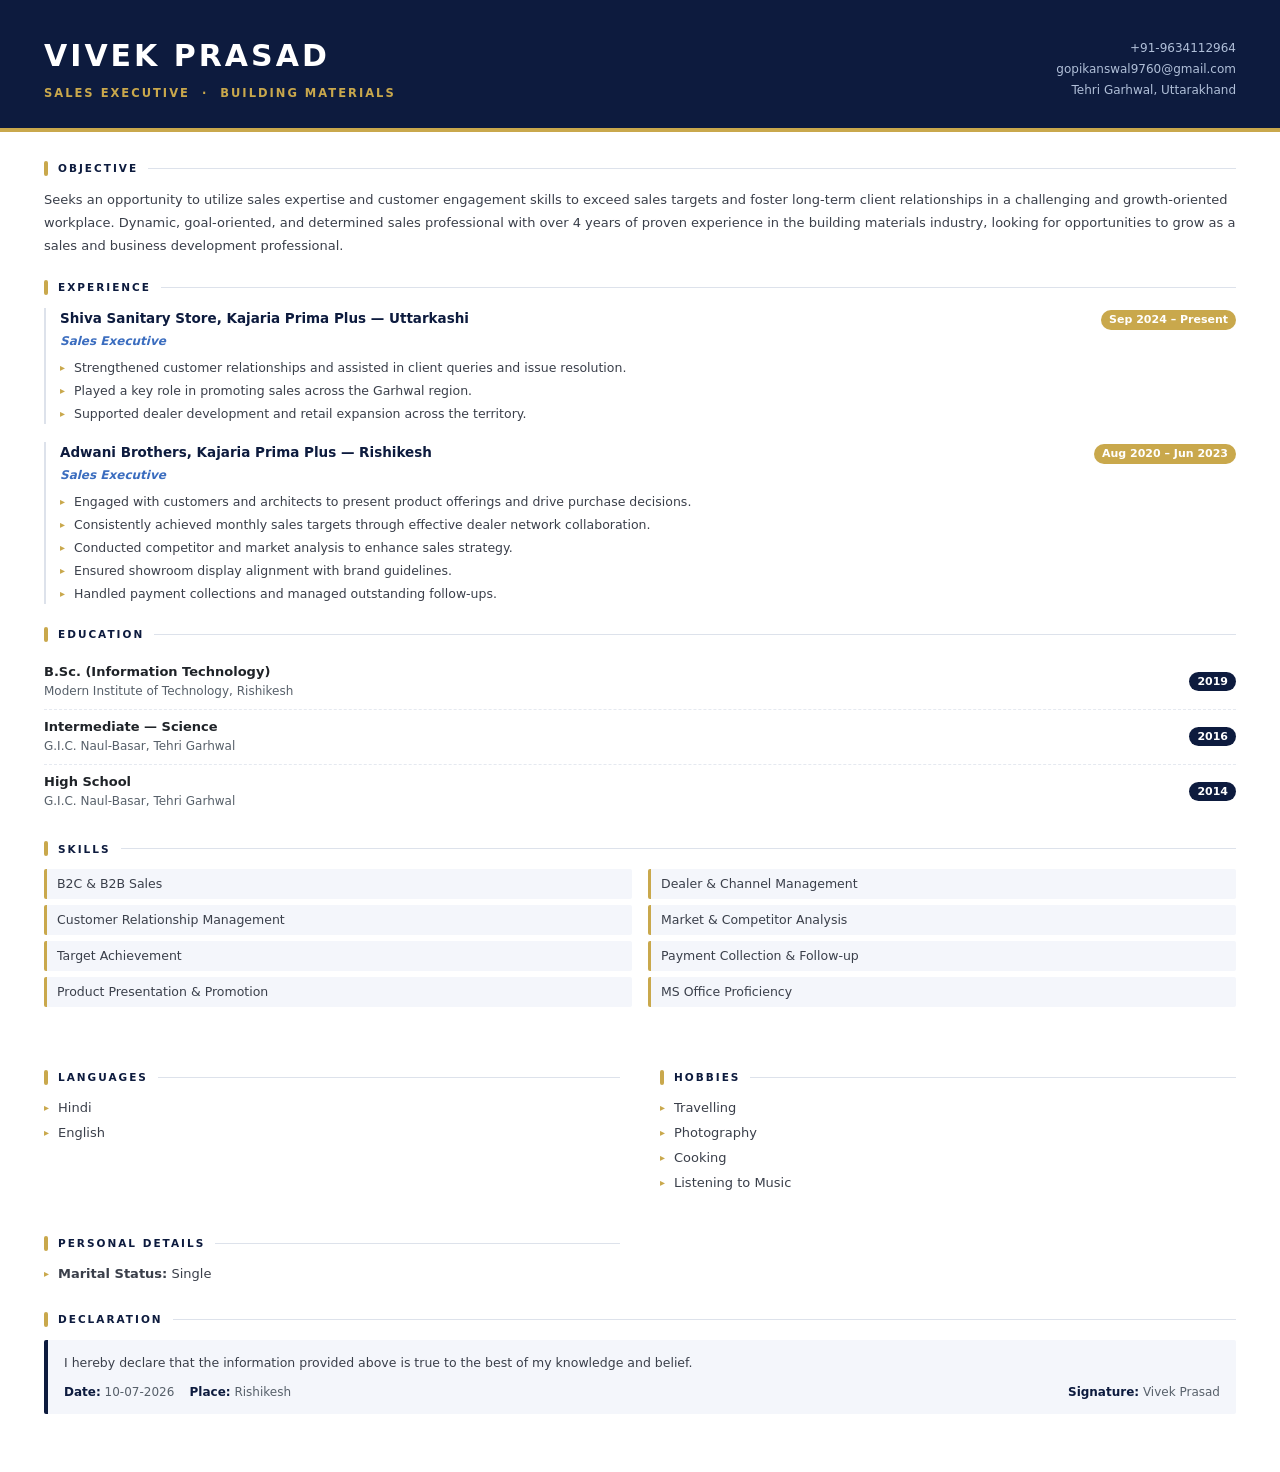
<file: vivek_resume.html>
<!DOCTYPE html>
<html lang="en">
<head>
<meta charset="UTF-8">
<title>Vivek Prasad — Resume</title>
<style>
  *, *::before, *::after { box-sizing: border-box; margin: 0; padding: 0; }
  body {
    font-family: "Segoe UI", system-ui, sans-serif;
    font-size: 13.5px;
    line-height: 1.6;
    color: #1f2328;
    background: #ffffff;
  }
  .page { width: 100%; background: #ffffff; }

  /* Header */
  .header {
    background: #0d1b3e;
    padding: 32px 44px 26px;
    border-bottom: 4px solid #c9a84c;
  }
  .header-inner {
    display: flex;
    justify-content: space-between;
    align-items: flex-end;
    flex-wrap: wrap;
    gap: 10px;
  }
  .header h1 {
    font-size: 30px;
    font-weight: 800;
    letter-spacing: 3px;
    text-transform: uppercase;
    color: #ffffff;
    margin-bottom: 4px;
  }
  .tagline {
    font-size: 11.5px;
    color: #c9a84c;
    letter-spacing: 2px;
    text-transform: uppercase;
    font-weight: 600;
  }
  .contact-block { text-align: right; }
  .contact-block p {
    font-size: 12px;
    color: #b0bfd8;
    margin-bottom: 2px;
  }

  /* Body */
  .body { padding: 28px 44px 36px; }

  /* Section */
  .section { margin-bottom: 22px; }
  .section-title {
    font-size: 10.5px;
    font-weight: 800;
    text-transform: uppercase;
    letter-spacing: 2px;
    color: #0d1b3e;
    display: flex;
    align-items: center;
    gap: 10px;
    margin-bottom: 12px;
  }
  .section-title::before {
    content: "";
    display: inline-block;
    width: 4px;
    height: 15px;
    background: #c9a84c;
    border-radius: 2px;
    flex-shrink: 0;
  }
  .section-title::after {
    content: "";
    flex: 1;
    height: 1px;
    background: #dde2eb;
  }

  /* Objective */
  .objective p {
    font-size: 13px;
    color: #3a3f4a;
    line-height: 1.75;
  }

  /* Experience */
  .job {
    margin-bottom: 18px;
    padding-left: 14px;
    border-left: 2px solid #dde2eb;
  }
  .job:last-child { margin-bottom: 0; }
  .job-header {
    display: flex;
    justify-content: space-between;
    align-items: baseline;
    flex-wrap: wrap;
    gap: 4px;
    margin-bottom: 2px;
  }
  .job-company {
    font-size: 13.5px;
    font-weight: 700;
    color: #0d1b3e;
  }
  .job-dates {
    font-size: 11px;
    color: #ffffff;
    background: #c9a84c;
    padding: 1px 8px;
    border-radius: 10px;
    white-space: nowrap;
    font-weight: 600;
  }
  .job-title {
    font-size: 12px;
    color: #3b6dbf;
    margin-bottom: 7px;
    font-style: italic;
    font-weight: 600;
  }
  .job ul { list-style: none; padding: 0; }
  .job ul li {
    font-size: 12.5px;
    color: #3a3f4a;
    padding-left: 14px;
    position: relative;
    margin-bottom: 3px;
    line-height: 1.6;
  }
  .job ul li::before {
    content: "▸";
    position: absolute;
    left: 0;
    color: #c9a84c;
    font-size: 10px;
    top: 2px;
  }

  /* Education */
  .edu-item {
    display: flex;
    justify-content: space-between;
    align-items: center;
    flex-wrap: wrap;
    gap: 4px;
    padding: 7px 0;
    border-bottom: 1px dashed #e5e9f0;
  }
  .edu-item:last-child { border-bottom: none; }
  .edu-degree { font-size: 13px; color: #1f2328; font-weight: 600; }
  .edu-school { font-size: 12px; color: #57606a; }
  .edu-year {
    font-size: 11px;
    color: #ffffff;
    background: #0d1b3e;
    padding: 1px 8px;
    border-radius: 10px;
    white-space: nowrap;
    font-weight: 600;
  }

  /* Skills */
  .skills-grid {
    display: grid;
    grid-template-columns: 1fr 1fr;
    gap: 6px 16px;
  }
  .skill-item {
    font-size: 12.5px;
    color: #3a3f4a;
    padding: 5px 10px;
    background: #f4f6fb;
    border-left: 3px solid #c9a84c;
    border-radius: 2px;
  }

  /* Two-col */
  .two-col {
    display: grid;
    grid-template-columns: 1fr 1fr;
    gap: 0 40px;
    page-break-before: always;
    break-before: page;
    page-break-inside: avoid;
    break-inside: avoid;
    padding-top: 40px;
  }
  .simple-list { list-style: none; padding: 0; }
  .simple-list li {
    font-size: 13px;
    color: #3a3f4a;
    margin-bottom: 4px;
    padding-left: 14px;
    position: relative;
  }
  .simple-list li::before {
    content: "▸";
    position: absolute;
    left: 0;
    color: #c9a84c;
    font-size: 10px;
    top: 2px;
  }

  /* Declaration */
  .section-declaration {
    page-break-inside: avoid;
    break-inside: avoid;
  }
  /* Declaration */
  .declaration-box {
    background: #f4f6fb;
    border-left: 4px solid #0d1b3e;
    padding: 12px 16px;
    border-radius: 2px;
  }
  .declaration-box p {
    font-size: 12.5px;
    color: #3a3f4a;
    line-height: 1.7;
    margin-bottom: 10px;
  }
  .sign-row {
    display: flex;
    justify-content: space-between;
    font-size: 12px;
    color: #57606a;
  }
  .sign-row span strong { color: #0d1b3e; }
</style>
</head>
<body>
<div class="page">
  <div class="header">
    <div class="header-inner">
      <div>
        <h1>Vivek Prasad</h1>
        <div class="tagline">Sales Executive &nbsp;·&nbsp; Building Materials</div>
      </div>
      <div class="contact-block">
        <p>+91-9634112964</p>
        <p>gopikanswal9760@gmail.com</p>
        <p>Tehri Garhwal, Uttarakhand</p>
      </div>
    </div>
  </div>

  <div class="body">

    <div class="section objective">
      <div class="section-title">Objective</div>
      <p>Seeks an opportunity to utilize sales expertise and customer engagement skills to exceed sales targets and foster long-term client relationships in a challenging and growth-oriented workplace. Dynamic, goal-oriented, and determined sales professional with over 4 years of proven experience in the building materials industry, looking for opportunities to grow as a sales and business development professional.</p>
    </div>

    <div class="section">
      <div class="section-title">Experience</div>

      <div class="job">
        <div class="job-header">
          <span class="job-company">Shiva Sanitary Store, Kajaria Prima Plus — Uttarkashi</span>
          <span class="job-dates">Sep 2024 – Present</span>
        </div>
        <div class="job-title">Sales Executive</div>
        <ul>
          <li>Strengthened customer relationships and assisted in client queries and issue resolution.</li>
          <li>Played a key role in promoting sales across the Garhwal region.</li>
          <li>Supported dealer development and retail expansion across the territory.</li>
        </ul>
      </div>

      <div class="job">
        <div class="job-header">
          <span class="job-company">Adwani Brothers, Kajaria Prima Plus — Rishikesh</span>
          <span class="job-dates">Aug 2020 – Jun 2023</span>
        </div>
        <div class="job-title">Sales Executive</div>
        <ul>
          <li>Engaged with customers and architects to present product offerings and drive purchase decisions.</li>
          <li>Consistently achieved monthly sales targets through effective dealer network collaboration.</li>
          <li>Conducted competitor and market analysis to enhance sales strategy.</li>
          <li>Ensured showroom display alignment with brand guidelines.</li>
          <li>Handled payment collections and managed outstanding follow-ups.</li>
        </ul>
      </div>
    </div>

    <div class="section">
      <div class="section-title">Education</div>
      <div class="edu-item">
        <div><div class="edu-degree">B.Sc. (Information Technology)</div><div class="edu-school">Modern Institute of Technology, Rishikesh</div></div>
        <span class="edu-year">2019</span>
      </div>
      <div class="edu-item">
        <div><div class="edu-degree">Intermediate — Science</div><div class="edu-school">G.I.C. Naul-Basar, Tehri Garhwal</div></div>
        <span class="edu-year">2016</span>
      </div>
      <div class="edu-item">
        <div><div class="edu-degree">High School</div><div class="edu-school">G.I.C. Naul-Basar, Tehri Garhwal</div></div>
        <span class="edu-year">2014</span>
      </div>
    </div>

    <div class="section">
      <div class="section-title">Skills</div>
      <div class="skills-grid">
        <div class="skill-item">B2C &amp; B2B Sales</div>
        <div class="skill-item">Dealer &amp; Channel Management</div>
        <div class="skill-item">Customer Relationship Management</div>
        <div class="skill-item">Market &amp; Competitor Analysis</div>
        <div class="skill-item">Target Achievement</div>
        <div class="skill-item">Payment Collection &amp; Follow-up</div>
        <div class="skill-item">Product Presentation &amp; Promotion</div>
        <div class="skill-item">MS Office Proficiency</div>
      </div>
    </div>

    <div class="two-col">
      <div class="section">
        <div class="section-title">Languages</div>
        <ul class="simple-list">
          <li>Hindi</li>
          <li>English</li>
        </ul>
      </div>
      <div class="section">
        <div class="section-title">Hobbies</div>
        <ul class="simple-list">
          <li>Travelling</li>
          <li>Photography</li>
          <li>Cooking</li>
          <li>Listening to Music</li>
        </ul>
      </div>
    </div>

    <div class="two-col" style="page-break-before: avoid; break-before: avoid; padding-top: 16px;">
      <div class="section">
        <div class="section-title">Personal Details</div>
        <ul class="simple-list">
          <li><strong>Marital Status:</strong> Single</li>
        </ul>
      </div>
    </div>

    <div class="section section-declaration">
      <div class="section-title">Declaration</div>
      <div class="declaration-box">
        <p>I hereby declare that the information provided above is true to the best of my knowledge and belief.</p>
        <div class="sign-row">
          <span><strong>Date:</strong> 10-07-2026 &nbsp;&nbsp; <strong>Place:</strong> Rishikesh</span>
          <span><strong>Signature:</strong> Vivek Prasad</span>
        </div>
      </div>
    </div>

  </div>
</div>
</body>
</html>
</file>
<file: style.css>
/* ==========================================================================
   Design Tokens & CSS Variables (Dark & Light Theme)
   ========================================================================== */
:root {
  /* Dark Theme Default */
  --bg-color: #070b14;
  --bg-secondary: #0d1322;
  --bg-card: rgba(15, 23, 42, 0.72);
  --bg-card-hover: rgba(22, 33, 62, 0.85);
  --border-color: rgba(255, 255, 255, 0.08);
  --border-color-hover: rgba(96, 165, 250, 0.45);
  
  --text-primary: #f8fafc;
  --text-secondary: #94a3b8;
  --text-muted: #64748b;

  --accent-primary: #3b82f6;
  --accent-primary-hover: #2563eb;
  --accent-secondary: #8b5cf6;
  --accent-glow: rgba(59, 130, 246, 0.35);
  --accent-gradient: linear-gradient(135deg, #3b82f6 0%, #8b5cf6 50%, #06b6d4 100%);
  --accent-gradient-hover: linear-gradient(135deg, #2563eb 0%, #7c3aed 50%, #0891b2 100%);

  --tag-bg: rgba(59, 130, 246, 0.12);
  --tag-color: #60a5fa;

  --terminal-bg: #030712;
  --header-bg: rgba(7, 11, 20, 0.82);
  
  --radius-sm: 8px;
  --radius-md: 14px;
  --radius-lg: 20px;
  --radius-full: 9999px;

  --shadow-sm: 0 4px 12px rgba(0, 0, 0, 0.25);
  --shadow-md: 0 10px 30px rgba(0, 0, 0, 0.4);
  --shadow-lg: 0 20px 45px rgba(0, 0, 0, 0.55);

  --transition-fast: 0.22s cubic-bezier(0.16, 1, 0.3, 1);
  --transition-normal: 0.35s cubic-bezier(0.16, 1, 0.3, 1);
  --transition-smooth: 0.6s cubic-bezier(0.16, 1, 0.3, 1);
}

[data-theme="light"] {
  --bg-color: #f8fafc;
  --bg-secondary: #ffffff;
  --bg-card: rgba(255, 255, 255, 0.88);
  --bg-card-hover: rgba(255, 255, 255, 0.98);
  --border-color: rgba(15, 23, 42, 0.08);
  --border-color-hover: rgba(37, 99, 235, 0.4);

  --text-primary: #0f172a;
  --text-secondary: #475569;
  --text-muted: #94a3b8;

  --accent-primary: #2563eb;
  --accent-primary-hover: #1d4ed8;
  --accent-secondary: #7c3aed;
  --accent-glow: rgba(37, 99, 235, 0.2);
  --accent-gradient: linear-gradient(135deg, #2563eb 0%, #7c3aed 50%, #0284c7 100%);
  --accent-gradient-hover: linear-gradient(135deg, #1d4ed8 0%, #6d28d9 50%, #0369a1 100%);

  --tag-bg: rgba(37, 99, 235, 0.09);
  --tag-color: #1d4ed8;

  --terminal-bg: #0f172a;
  --header-bg: rgba(248, 250, 252, 0.85);

  --shadow-sm: 0 4px 12px rgba(0, 0, 0, 0.04);
  --shadow-md: 0 10px 30px rgba(0, 0, 0, 0.07);
  --shadow-lg: 0 20px 45px rgba(0, 0, 0, 0.1);
}

/* ==========================================================================
   Base & Reset
   ========================================================================== */
*, *::before, *::after {
  box-sizing: border-box;
  margin: 0;
  padding: 0;
}

html {
  scroll-behavior: smooth;
  scroll-padding-top: 88px;
}

body {
  font-family: 'Plus Jakarta Sans', -apple-system, BlinkMacSystemFont, 'Segoe UI', Roboto, sans-serif;
  background-color: var(--bg-color);
  color: var(--text-primary);
  line-height: 1.65;
  transition: background-color var(--transition-normal), color var(--transition-normal);
  overflow-x: hidden;
  position: relative;
}

/* Ambient Background Orbs & Particle Canvas */
.particle-canvas {
  position: fixed;
  top: 0;
  left: 0;
  width: 100%;
  height: 100%;
  pointer-events: none;
  z-index: 0;
  opacity: 0.65;
}

.bg-glow-orb {
  position: fixed;
  border-radius: 50%;
  filter: blur(120px);
  pointer-events: none;
  z-index: 0;
  opacity: 0.18;
  animation: floatOrb 18s ease-in-out infinite alternate;
}

.orb-1 {
  width: 500px;
  height: 500px;
  background: radial-gradient(circle, #3b82f6 0%, transparent 70%);
  top: -100px;
  left: -100px;
}

.orb-2 {
  width: 450px;
  height: 450px;
  background: radial-gradient(circle, #8b5cf6 0%, transparent 70%);
  top: 40%;
  right: -120px;
  animation-duration: 22s;
  animation-delay: -5s;
}

.orb-3 {
  width: 400px;
  height: 400px;
  background: radial-gradient(circle, #06b6d4 0%, transparent 70%);
  bottom: 5%;
  left: 10%;
  animation-duration: 26s;
  animation-delay: -10s;
}

@keyframes floatOrb {
  0% { transform: translate(0, 0) scale(1); }
  50% { transform: translate(60px, 40px) scale(1.1); }
  100% { transform: translate(-40px, 80px) scale(0.95); }
}

main, header, footer {
  position: relative;
  z-index: 1;
}

a {
  color: inherit;
  text-decoration: none;
  transition: all var(--transition-fast);
}

ul {
  list-style: none;
}

button, input, textarea {
  font-family: inherit;
}

.container {
  width: 100%;
  max-width: 1160px;
  margin: 0 auto;
  padding: 0 24px;
}

.section {
  padding: 100px 0;
  position: relative;
}

/* ==========================================================================
   Section Header & Decorators
   ========================================================================== */
.section-header {
  text-align: center;
  margin-bottom: 60px;
}

.section-tag {
  display: inline-block;
  font-family: 'JetBrains Mono', monospace;
  font-size: 0.82rem;
  font-weight: 600;
  color: var(--tag-color);
  background-color: var(--tag-bg);
  padding: 5px 14px;
  border-radius: var(--radius-full);
  margin-bottom: 12px;
  text-transform: uppercase;
  letter-spacing: 1.2px;
  border: 1px solid var(--border-color-hover);
  box-shadow: 0 2px 10px var(--accent-glow);
}

.section-title {
  font-size: 2.35rem;
  font-weight: 800;
  letter-spacing: -0.8px;
  color: var(--text-primary);
  line-height: 1.2;
}

.section-divider {
  width: 54px;
  height: 4px;
  background: var(--accent-gradient);
  border-radius: 2px;
  margin: 18px auto 0;
  position: relative;
  overflow: hidden;
}

.section-divider::after {
  content: '';
  position: absolute;
  top: 0;
  left: -100%;
  width: 100%;
  height: 100%;
  background: rgba(255, 255, 255, 0.7);
  animation: shimmerDivider 2.5s infinite;
}

@keyframes shimmerDivider {
  0% { left: -100%; }
  50%, 100% { left: 100%; }
}

/* ==========================================================================
   Header & Navbar
   ========================================================================== */
.header {
  position: fixed;
  top: 0;
  left: 0;
  width: 100%;
  z-index: 1000;
  background-color: var(--header-bg);
  backdrop-filter: blur(16px);
  -webkit-backdrop-filter: blur(16px);
  border-bottom: 1px solid var(--border-color);
  transition: all var(--transition-normal);
}

.nav-container {
  display: flex;
  align-items: center;
  justify-content: space-between;
  height: 76px;
}

.nav-logo {
  font-family: 'JetBrains Mono', monospace;
  font-weight: 700;
  font-size: 1.3rem;
  color: var(--text-primary);
  display: flex;
  align-items: center;
  gap: 2px;
  letter-spacing: -0.5px;
}

.logo-bracket {
  color: var(--accent-primary);
  transition: transform var(--transition-fast);
}

.nav-logo:hover .logo-bracket {
  transform: scale(1.2);
}

.nav-list {
  display: flex;
  align-items: center;
  gap: 28px;
}

.nav-link {
  font-size: 0.94rem;
  font-weight: 600;
  color: var(--text-secondary);
  position: relative;
  padding: 6px 0;
}

.nav-link:hover, .nav-link.active {
  color: var(--accent-primary);
}

.nav-link::after {
  content: '';
  position: absolute;
  bottom: 0;
  left: 0;
  width: 0;
  height: 2.5px;
  background: var(--accent-gradient);
  border-radius: 2px;
  transition: width var(--transition-normal);
}

.nav-link:hover::after, .nav-link.active::after {
  width: 100%;
}

.nav-actions {
  display: flex;
  align-items: center;
  gap: 14px;
}

.nav-cta {
  display: inline-flex;
}

/* Theme Toggle Button */
.theme-btn {
  background: var(--bg-card);
  border: 1px solid var(--border-color);
  color: var(--text-primary);
  width: 42px;
  height: 42px;
  border-radius: var(--radius-md);
  display: flex;
  align-items: center;
  justify-content: center;
  cursor: pointer;
  transition: all var(--transition-fast);
}

.theme-btn:hover {
  border-color: var(--accent-primary);
  color: var(--accent-primary);
  transform: rotate(18deg) scale(1.05);
  box-shadow: 0 0 16px var(--accent-glow);
}

.theme-btn svg {
  width: 20px;
  height: 20px;
}

[data-theme="dark"] .sun-icon { display: block; }
[data-theme="dark"] .moon-icon { display: none; }
[data-theme="light"] .sun-icon { display: none; }
[data-theme="light"] .moon-icon { display: block; }

/* Mobile Menu Toggle */
.nav-toggle {
  display: none;
  flex-direction: column;
  justify-content: space-between;
  width: 28px;
  height: 20px;
  background: transparent;
  border: none;
  cursor: pointer;
  padding: 0;
}

.nav-toggle span {
  width: 100%;
  height: 2.5px;
  background-color: var(--text-primary);
  border-radius: 2px;
  transition: all var(--transition-normal);
}

/* ==========================================================================
   Buttons & Interactive Effects
   ========================================================================== */
.btn {
  display: inline-flex;
  align-items: center;
  justify-content: center;
  gap: 8px;
  padding: 12px 24px;
  border-radius: var(--radius-md);
  font-size: 0.95rem;
  font-weight: 600;
  cursor: pointer;
  transition: all var(--transition-fast);
  border: 1px solid transparent;
  position: relative;
  overflow: hidden;
}

.btn-sm {
  padding: 8px 18px;
  font-size: 0.88rem;
}

.btn-primary {
  background: var(--accent-gradient);
  color: #ffffff;
  box-shadow: 0 4px 16px var(--accent-glow);
}

.btn-primary:hover {
  transform: translateY(-2px);
  box-shadow: 0 8px 24px var(--accent-glow);
  background: var(--accent-gradient-hover);
}

.btn-secondary {
  background-color: var(--bg-card);
  color: var(--text-primary);
  border-color: var(--border-color);
  backdrop-filter: blur(8px);
}

.btn-secondary:hover {
  border-color: var(--accent-primary);
  color: var(--accent-primary);
  transform: translateY(-2px);
  box-shadow: 0 4px 14px var(--accent-glow);
}

.btn-outline {
  background: transparent;
  color: var(--text-primary);
  border-color: var(--border-color);
}

.btn-outline:hover {
  border-color: var(--text-primary);
  transform: translateY(-2px);
}

.btn-block {
  width: 100%;
}

/* Ripple Click Feedback Effect */
.ripple-btn {
  position: relative;
  overflow: hidden;
}

.ripple-circle {
  position: absolute;
  border-radius: 50%;
  background: rgba(255, 255, 255, 0.35);
  transform: scale(0);
  animation: rippleAnimation 0.6s linear;
  pointer-events: none;
}

@keyframes rippleAnimation {
  to {
    transform: scale(4);
    opacity: 0;
  }
}

/* ==========================================================================
   Hero Section
   ========================================================================== */
.hero {
  padding-top: 150px;
  min-height: calc(100vh - 76px);
  display: flex;
  align-items: center;
}

.hero-container {
  display: grid;
  grid-template-columns: 1.18fr 0.82fr;
  align-items: center;
  gap: 52px;
}

.hero-badge {
  display: inline-flex;
  align-items: center;
  gap: 10px;
  background-color: var(--tag-bg);
  color: var(--tag-color);
  font-size: 0.88rem;
  font-weight: 600;
  padding: 8px 18px;
  border-radius: var(--radius-full);
  margin-bottom: 24px;
  border: 1px solid var(--border-color-hover);
  box-shadow: 0 4px 14px var(--accent-glow);
}

.animate-float {
  animation: floatBadge 3.5s ease-in-out infinite;
}

@keyframes floatBadge {
  0%, 100% { transform: translateY(0); }
  50% { transform: translateY(-6px); }
}

.status-dot {
  width: 9px;
  height: 9px;
  background-color: #10b981;
  border-radius: 50%;
  box-shadow: 0 0 10px #10b981;
  animation: pulseDot 2s infinite;
}

@keyframes pulseDot {
  0% { transform: scale(0.9); opacity: 0.8; }
  50% { transform: scale(1.3); opacity: 1; }
  100% { transform: scale(0.9); opacity: 0.8; }
}

.hero-title {
  font-size: 3.4rem;
  font-weight: 800;
  letter-spacing: -1.6px;
  line-height: 1.15;
  margin-bottom: 14px;
}

.highlight {
  background: var(--accent-gradient);
  -webkit-background-clip: text;
  -webkit-text-fill-color: transparent;
}

.glow-text {
  filter: drop-shadow(0 0 18px var(--accent-glow));
}

.hero-subtitle {
  font-size: 1.55rem;
  font-weight: 600;
  color: var(--text-secondary);
  margin-bottom: 22px;
  line-height: 1.4;
}

.typed-text {
  color: var(--accent-primary);
  font-family: 'JetBrains Mono', monospace;
  font-weight: 700;
  border-bottom: 2px solid var(--accent-primary);
}

.cursor {
  color: var(--accent-primary);
  animation: blink 1s infinite;
}

@keyframes blink {
  0%, 100% { opacity: 1; }
  50% { opacity: 0; }
}

.hero-description {
  font-size: 1.08rem;
  color: var(--text-secondary);
  line-height: 1.8;
  max-width: 580px;
  margin-bottom: 34px;
}

.hero-buttons {
  display: flex;
  flex-wrap: wrap;
  gap: 14px;
  margin-bottom: 38px;
}

.hero-socials {
  display: flex;
  align-items: center;
  gap: 14px;
}

.social-icon {
  width: 44px;
  height: 44px;
  border-radius: var(--radius-md);
  background: var(--bg-card);
  border: 1px solid var(--border-color);
  display: flex;
  align-items: center;
  justify-content: center;
  color: var(--text-secondary);
  transition: all var(--transition-fast);
}

.social-icon svg {
  width: 20px;
  height: 20px;
}

.social-icon:hover {
  color: var(--accent-primary);
  border-color: var(--accent-primary);
  transform: translateY(-4px) scale(1.08);
  box-shadow: 0 8px 18px var(--accent-glow);
}

/* ==========================================================================
   Developer Terminal Card (Interactive 3D Tilt)
   ========================================================================== */
.tilt-card-wrapper {
  perspective: 1000px;
}

.terminal-card {
  background: var(--terminal-bg);
  border: 1px solid var(--border-color);
  border-radius: var(--radius-lg);
  box-shadow: var(--shadow-lg);
  overflow: hidden;
  font-family: 'JetBrains Mono', monospace;
  transition: transform var(--transition-fast), box-shadow var(--transition-fast), border-color var(--transition-fast);
  transform-style: preserve-3d;
}

.terminal-card:hover {
  border-color: var(--border-color-hover);
  box-shadow: 0 24px 50px rgba(0, 0, 0, 0.6), 0 0 25px var(--accent-glow);
}

.terminal-header {
  background: rgba(255, 255, 255, 0.04);
  padding: 14px 18px;
  display: flex;
  align-items: center;
  justify-content: space-between;
  border-bottom: 1px solid var(--border-color);
}

.terminal-dots {
  display: flex;
  gap: 7px;
}

.dot {
  width: 11px;
  height: 11px;
  border-radius: 50%;
}

.dot.red { background-color: #ef4444; }
.dot.yellow { background-color: #f59e0b; }
.dot.green { background-color: #10b981; }

.terminal-title {
  font-size: 0.8rem;
  color: #94a3b8;
}

.terminal-status {
  font-size: 0.72rem;
  color: #10b981;
  font-weight: 700;
  display: flex;
  align-items: center;
  gap: 5px;
}

.pulse-dot {
  width: 6px;
  height: 6px;
  border-radius: 50%;
  background-color: #10b981;
  animation: pulseDot 1.5s infinite;
}

.terminal-body {
  padding: 22px;
  font-size: 0.88rem;
  line-height: 1.65;
}

.code-line {
  margin-bottom: 8px;
}

.cmd-prompt { color: #3b82f6; font-weight: 700; }
.cmd-folder { color: #a855f7; }
.cmd-text { color: #f8fafc; }
.cmd-blink { color: #10b981; font-weight: 700; animation: blink 1s infinite; }

.code-output {
  color: #e2e8f0;
  background: transparent;
  white-space: pre-wrap;
  margin-bottom: 10px;
}

.json-key { color: #60a5fa; }
.json-str { color: #34d399; }
.json-num { color: #fbbf24; }

/* ==========================================================================
   Stats Bar & Counters
   ========================================================================== */
.stats-section {
  padding: 48px 0;
  border-top: 1px solid var(--border-color);
  border-bottom: 1px solid var(--border-color);
  background-color: var(--bg-secondary);
}

.stats-grid {
  display: grid;
  grid-template-columns: repeat(4, 1fr);
  gap: 28px;
}

.stat-card {
  text-align: center;
  padding: 16px;
  border-radius: var(--radius-md);
  transition: transform var(--transition-fast);
}

.stat-card:hover {
  transform: translateY(-4px);
}

.stat-icon-wrapper {
  font-size: 1.7rem;
  margin-bottom: 8px;
}

.stat-number {
  font-size: 2.6rem;
  font-weight: 800;
  background: var(--accent-gradient);
  -webkit-background-clip: text;
  -webkit-text-fill-color: transparent;
  line-height: 1;
  margin-bottom: 8px;
}

.stat-number::after {
  content: '+';
}

.stat-card:last-child .stat-number::after {
  content: '%';
}

.stat-label {
  font-size: 0.92rem;
  color: var(--text-secondary);
  font-weight: 500;
}

/* ==========================================================================
   About Section
   ========================================================================== */
.about-grid {
  display: grid;
  grid-template-columns: 1.22fr 0.78fr;
  gap: 48px;
  align-items: start;
}

.about-text p {
  color: var(--text-secondary);
  font-size: 1.05rem;
  line-height: 1.85;
  margin-bottom: 20px;
}

.about-highlights {
  display: grid;
  grid-template-columns: 1fr 1fr;
  gap: 20px;
  margin-top: 32px;
}

.highlight-item {
  background: var(--bg-card);
  border: 1px solid var(--border-color);
  padding: 20px;
  border-radius: var(--radius-md);
  display: flex;
  gap: 16px;
  transition: all var(--transition-fast);
  backdrop-filter: blur(10px);
}

.highlight-item:hover {
  transform: translateY(-4px);
  border-color: var(--border-color-hover);
  box-shadow: var(--shadow-md);
}

.highlight-icon {
  font-size: 1.7rem;
}

.highlight-item strong {
  display: block;
  font-size: 1.02rem;
  margin-bottom: 4px;
  color: var(--text-primary);
}

.highlight-item p {
  font-size: 0.88rem;
  color: var(--text-muted);
  margin: 0;
  line-height: 1.5;
}

.about-card {
  background: var(--bg-card);
  border: 1px solid var(--border-color);
  border-radius: var(--radius-lg);
  padding: 32px;
  box-shadow: var(--shadow-sm);
  backdrop-filter: blur(12px);
  position: relative;
}

.about-card-badge {
  position: absolute;
  top: 16px;
  right: 18px;
  font-family: 'JetBrains Mono', monospace;
  font-size: 0.7rem;
  font-weight: 700;
  color: var(--accent-primary);
  background: var(--tag-bg);
  padding: 3px 10px;
  border-radius: var(--radius-full);
}

.about-card h3 {
  font-size: 1.25rem;
  margin-bottom: 20px;
  color: var(--text-primary);
  border-bottom: 1px solid var(--border-color);
  padding-bottom: 12px;
}

.details-list li {
  display: flex;
  justify-content: space-between;
  align-items: center;
  padding: 12px 0;
  border-bottom: 1px dashed var(--border-color);
  font-size: 0.94rem;
}

.details-list li:last-child {
  border-bottom: none;
}

.detail-label {
  color: var(--text-muted);
  font-weight: 500;
}

.detail-value {
  font-weight: 600;
  color: var(--text-primary);
}

.text-accent {
  color: var(--accent-primary);
}

.badge-success {
  background: rgba(16, 185, 129, 0.15);
  color: #10b981;
  padding: 4px 12px;
  border-radius: var(--radius-full);
  font-size: 0.8rem;
  font-weight: 700;
  border: 1px solid rgba(16, 185, 129, 0.3);
}

/* ==========================================================================
   Experience Section & Timeline
   ========================================================================== */
.timeline {
  max-width: 860px;
  margin: 0 auto;
  position: relative;
  padding-left: 38px;
}

.timeline::before {
  content: '';
  position: absolute;
  top: 0;
  bottom: 0;
  left: 9px;
  width: 2px;
  background: linear-gradient(180deg, var(--accent-primary) 0%, var(--accent-secondary) 100%);
  opacity: 0.4;
}

.timeline-item {
  position: relative;
  margin-bottom: 44px;
}

.timeline-item:last-child {
  margin-bottom: 0;
}

.timeline-marker {
  position: absolute;
  top: 14px;
  left: -38px;
  width: 20px;
  height: 20px;
  border-radius: 50%;
  background-color: var(--accent-primary);
  border: 4px solid var(--bg-color);
  box-shadow: 0 0 0 2px var(--accent-primary);
  display: flex;
  align-items: center;
  justify-content: center;
}

.marker-pulse {
  width: 6px;
  height: 6px;
  background-color: #ffffff;
  border-radius: 50%;
  animation: pulseDot 2s infinite;
}

.timeline-content {
  background: var(--bg-card);
  border: 1px solid var(--border-color);
  border-radius: var(--radius-lg);
  padding: 28px;
  transition: all var(--transition-fast);
  backdrop-filter: blur(12px);
}

.timeline-content:hover {
  border-color: var(--border-color-hover);
  transform: translateX(4px);
  box-shadow: var(--shadow-md);
}

.timeline-meta {
  display: flex;
  justify-content: space-between;
  align-items: flex-start;
  flex-wrap: wrap;
  gap: 10px;
  margin-bottom: 12px;
}

.role-company {
  display: flex;
  flex-direction: column;
  gap: 4px;
}

.timeline-role {
  font-size: 1.25rem;
  font-weight: 800;
  color: var(--text-primary);
}

.timeline-company-badge {
  font-size: 0.95rem;
  color: var(--accent-primary);
  font-weight: 700;
}

.timeline-date {
  font-size: 0.85rem;
  font-family: 'JetBrains Mono', monospace;
  color: var(--tag-color);
  background: var(--tag-bg);
  padding: 3px 12px;
  border-radius: var(--radius-full);
  border: 1px solid var(--border-color-hover);
}

.timeline-project-highlight {
  background: rgba(59, 130, 246, 0.08);
  border-left: 3px solid var(--accent-primary);
  padding: 8px 14px;
  border-radius: 4px;
  margin-bottom: 14px;
  font-size: 0.92rem;
  color: var(--text-primary);
}

.timeline-bullets {
  margin-bottom: 18px;
}

.timeline-bullets li {
  position: relative;
  padding-left: 20px;
  margin-bottom: 8px;
  font-size: 0.94rem;
  color: var(--text-secondary);
  line-height: 1.65;
}

.timeline-bullets li::before {
  content: '▹';
  position: absolute;
  left: 0;
  color: var(--accent-primary);
  font-weight: 700;
}

.timeline-tags {
  display: flex;
  flex-wrap: wrap;
  gap: 8px;
}

.timeline-tags span {
  font-family: 'JetBrains Mono', monospace;
  font-size: 0.76rem;
  color: var(--text-muted);
  background: var(--bg-secondary);
  padding: 4px 10px;
  border-radius: var(--radius-sm);
  border: 1px solid var(--border-color);
}

/* ==========================================================================
   Projects Section
   ========================================================================== */
.project-filters {
  display: flex;
  justify-content: center;
  gap: 12px;
  margin-bottom: 44px;
  flex-wrap: wrap;
}

.filter-btn {
  background: var(--bg-card);
  border: 1px solid var(--border-color);
  color: var(--text-secondary);
  padding: 8px 20px;
  border-radius: var(--radius-full);
  font-size: 0.9rem;
  font-weight: 600;
  cursor: pointer;
  transition: all var(--transition-fast);
  backdrop-filter: blur(8px);
}

.filter-btn:hover {
  border-color: var(--accent-primary);
  color: var(--text-primary);
  transform: translateY(-2px);
}

.filter-btn.active {
  background: var(--accent-gradient);
  border-color: transparent;
  color: #ffffff;
  box-shadow: 0 4px 14px var(--accent-glow);
}

.projects-grid {
  display: grid;
  grid-template-columns: repeat(2, 1fr);
  gap: 30px;
}

.project-card {
  background: var(--bg-card);
  border: 1px solid var(--border-color);
  border-radius: var(--radius-lg);
  padding: 30px;
  display: flex;
  flex-direction: column;
  justify-content: space-between;
  transition: all var(--transition-fast);
  backdrop-filter: blur(12px);
  position: relative;
  overflow: hidden;
}

.project-card::before {
  content: '';
  position: absolute;
  top: 0;
  left: 0;
  right: 0;
  height: 3px;
  background: var(--accent-gradient);
  opacity: 0;
  transition: opacity var(--transition-fast);
}

.project-card:hover {
  transform: translateY(-6px);
  border-color: var(--border-color-hover);
  box-shadow: var(--shadow-md), 0 0 20px var(--accent-glow);
}

.project-card:hover::before {
  opacity: 1;
}

.project-card.hide {
  display: none;
}

.project-header {
  display: flex;
  justify-content: space-between;
  align-items: center;
  margin-bottom: 18px;
}

.project-tag {
  font-family: 'JetBrains Mono', monospace;
  font-size: 0.78rem;
  font-weight: 700;
  color: var(--accent-primary);
  background: var(--tag-bg);
  padding: 4px 12px;
  border-radius: var(--radius-full);
  text-transform: uppercase;
}

.project-status-badge {
  font-size: 0.78rem;
  font-weight: 600;
  color: var(--text-muted);
  background: var(--bg-secondary);
  padding: 3px 10px;
  border-radius: var(--radius-sm);
  border: 1px solid var(--border-color);
}

.project-title {
  font-size: 1.3rem;
  font-weight: 800;
  margin-bottom: 12px;
  color: var(--text-primary);
}

.project-desc {
  font-size: 0.95rem;
  color: var(--text-secondary);
  line-height: 1.7;
  margin-bottom: 18px;
}

.project-features {
  display: flex;
  flex-wrap: wrap;
  gap: 12px;
  margin-bottom: 22px;
  font-size: 0.85rem;
  color: var(--text-muted);
}

.project-tech {
  display: flex;
  flex-wrap: wrap;
  gap: 8px;
  border-top: 1px solid var(--border-color);
  padding-top: 16px;
}

.project-tech span {
  font-family: 'JetBrains Mono', monospace;
  font-size: 0.78rem;
  color: var(--tag-color);
  background: var(--tag-bg);
  padding: 3px 10px;
  border-radius: var(--radius-sm);
  border: 1px solid var(--border-color-hover);
}

/* ==========================================================================
   Skills Section
   ========================================================================== */
.skills-categories {
  display: grid;
  grid-template-columns: repeat(2, 1fr);
  gap: 30px;
}

.skill-category-card {
  background: var(--bg-card);
  border: 1px solid var(--border-color);
  border-radius: var(--radius-lg);
  padding: 30px;
  transition: all var(--transition-fast);
  backdrop-filter: blur(12px);
}

.skill-category-card:hover {
  transform: translateY(-5px);
  border-color: var(--border-color-hover);
  box-shadow: var(--shadow-md);
}

.category-header {
  display: flex;
  align-items: center;
  gap: 16px;
  margin-bottom: 22px;
}

.cat-icon-badge {
  width: 48px;
  height: 48px;
  border-radius: var(--radius-md);
  background: var(--bg-secondary);
  border: 1px solid var(--border-color);
  display: flex;
  align-items: center;
  justify-content: center;
  font-size: 1.5rem;
}

.category-header h3 {
  font-size: 1.2rem;
  color: var(--text-primary);
  margin-bottom: 2px;
}

.category-header p {
  font-size: 0.85rem;
  color: var(--text-muted);
}

.skills-chips {
  display: flex;
  flex-wrap: wrap;
  gap: 10px;
}

.chip {
  background-color: var(--bg-secondary);
  border: 1px solid var(--border-color);
  color: var(--text-secondary);
  padding: 7px 16px;
  border-radius: var(--radius-md);
  font-size: 0.88rem;
  font-weight: 600;
  transition: all var(--transition-fast);
  cursor: default;
}

.chip-highlight {
  border-color: var(--accent-primary);
  color: var(--accent-primary);
  background: var(--tag-bg);
}

.chip:hover {
  border-color: var(--accent-primary);
  color: var(--text-primary);
  transform: translateY(-2px) scale(1.05);
  box-shadow: 0 4px 12px var(--accent-glow);
}

/* ==========================================================================
   Credentials & Education Section
   ========================================================================== */
.credentials-grid {
  display: grid;
  grid-template-columns: repeat(auto-fit, minmax(210px, 1fr));
  gap: 22px;
  margin-bottom: 48px;
}

.credential-card {
  background: var(--bg-card);
  border: 1px solid var(--border-color);
  border-radius: var(--radius-lg);
  padding: 24px 20px;
  text-align: center;
  transition: all var(--transition-fast);
  backdrop-filter: blur(12px);
  position: relative;
  overflow: hidden;
}

.credential-card:hover {
  transform: translateY(-6px);
  border-color: var(--border-color-hover);
  box-shadow: var(--shadow-md), 0 0 20px var(--accent-glow);
}

.cred-icon {
  font-size: 2.2rem;
  margin-bottom: 12px;
}

.cred-badge-tag {
  display: inline-block;
  font-family: 'JetBrains Mono', monospace;
  font-size: 0.72rem;
  font-weight: 700;
  color: var(--accent-primary);
  background: var(--tag-bg);
  padding: 2px 10px;
  border-radius: var(--radius-full);
  margin-bottom: 10px;
}

.cred-title {
  font-size: 1.05rem;
  font-weight: 700;
  color: var(--text-primary);
  margin-bottom: 8px;
  line-height: 1.35;
}

.cred-desc {
  font-size: 0.84rem;
  color: var(--text-muted);
  line-height: 1.5;
}

/* Education Container */
.education-container {
  background: var(--bg-card);
  border: 1px solid var(--border-color);
  border-radius: var(--radius-lg);
  padding: 32px;
  backdrop-filter: blur(12px);
}

.education-header h3 {
  font-size: 1.3rem;
  margin-bottom: 24px;
  color: var(--text-primary);
}

.education-grid {
  display: grid;
  grid-template-columns: 1fr 1fr;
  gap: 24px;
}

.edu-card {
  background: var(--bg-secondary);
  border: 1px solid var(--border-color);
  border-radius: var(--radius-md);
  padding: 22px;
  transition: all var(--transition-fast);
}

.edu-card:hover {
  border-color: var(--border-color-hover);
  transform: translateY(-3px);
}

.edu-degree {
  font-size: 1.1rem;
  font-weight: 700;
  color: var(--text-primary);
  margin-bottom: 4px;
}

.edu-field {
  font-size: 0.92rem;
  color: var(--accent-primary);
  font-weight: 600;
  margin-bottom: 6px;
}

.edu-institution {
  font-size: 0.9rem;
  color: var(--text-secondary);
  margin-bottom: 6px;
}

.edu-year {
  font-family: 'JetBrains Mono', monospace;
  font-size: 0.8rem;
  color: var(--text-muted);
}

/* ==========================================================================
   Contact Section
   ========================================================================== */
.contact-grid {
  display: grid;
  grid-template-columns: 1fr 1.18fr;
  gap: 48px;
  align-items: start;
}

.contact-info h3 {
  font-size: 1.5rem;
  margin-bottom: 14px;
  line-height: 1.3;
}

.contact-info > p {
  color: var(--text-secondary);
  margin-bottom: 32px;
  font-size: 1.02rem;
}

.contact-methods {
  display: flex;
  flex-direction: column;
  gap: 18px;
}

.method-item {
  display: flex;
  align-items: center;
  gap: 16px;
  background: var(--bg-card);
  border: 1px solid var(--border-color);
  border-radius: var(--radius-md);
  padding: 16px 20px;
  transition: all var(--transition-fast);
  backdrop-filter: blur(10px);
}

.method-item:hover {
  border-color: var(--border-color-hover);
  transform: translateX(4px);
  box-shadow: var(--shadow-sm);
}

.method-icon {
  width: 44px;
  height: 44px;
  background: var(--bg-secondary);
  border: 1px solid var(--border-color);
  border-radius: var(--radius-md);
  display: flex;
  align-items: center;
  justify-content: center;
  font-size: 1.25rem;
}

.method-item strong {
  display: block;
  font-size: 0.95rem;
  color: var(--text-primary);
}

.method-item p, .method-item a {
  font-size: 0.92rem;
  color: var(--text-secondary);
}

.method-item a:hover {
  color: var(--accent-primary);
}

.contact-form {
  background: var(--bg-card);
  border: 1px solid var(--border-color);
  border-radius: var(--radius-lg);
  padding: 34px;
  box-shadow: var(--shadow-sm);
  backdrop-filter: blur(12px);
}

.form-group {
  margin-bottom: 20px;
}

.form-group label {
  display: block;
  font-size: 0.88rem;
  font-weight: 600;
  color: var(--text-primary);
  margin-bottom: 8px;
}

.form-group input,
.form-group textarea {
  width: 100%;
  background: var(--bg-secondary);
  border: 1px solid var(--border-color);
  border-radius: var(--radius-md);
  padding: 12px 16px;
  color: var(--text-primary);
  font-size: 0.95rem;
  transition: all var(--transition-fast);
  outline: none;
}

.form-group input:focus,
.form-group textarea:focus {
  border-color: var(--accent-primary);
  box-shadow: 0 0 0 3px var(--accent-glow);
}

.form-status {
  margin-top: 14px;
  font-size: 0.9rem;
  text-align: center;
  font-weight: 600;
}

.form-status.success {
  color: #10b981;
}

.form-status.error {
  color: #ef4444;
}

/* ==========================================================================
   Footer
   ========================================================================== */
.footer {
  border-top: 1px solid var(--border-color);
  padding: 34px 0;
  background-color: var(--bg-secondary);
}

.footer-content {
  display: flex;
  justify-content: space-between;
  align-items: center;
  flex-wrap: wrap;
  gap: 16px;
}

.footer-left p {
  font-size: 0.9rem;
  color: var(--text-secondary);
}

.back-to-top {
  font-size: 0.9rem;
  font-weight: 700;
  color: var(--accent-primary);
  display: inline-flex;
  align-items: center;
  gap: 4px;
  transition: transform var(--transition-fast);
}

.back-to-top:hover {
  transform: translateY(-3px);
}

/* ==========================================================================
   Scroll-Triggered Reveal Animations
   ========================================================================== */
[data-reveal] {
  opacity: 0;
  transition: transform var(--transition-smooth), opacity var(--transition-smooth);
}

[data-reveal="fade-up"] {
  transform: translateY(35px);
}

[data-reveal="fade-left"] {
  transform: translateX(35px);
}

[data-reveal="fade-right"] {
  transform: translateX(-35px);
}

[data-reveal="fade"] {
  transform: scale(0.96);
}

[data-reveal].revealed {
  opacity: 1;
  transform: translate(0) scale(1);
}

/* ==========================================================================
   Responsive Breakpoints
   ========================================================================== */
@media (max-width: 992px) {
  .hero-container {
    grid-template-columns: 1fr;
    text-align: center;
  }

  .hero-description {
    margin-left: auto;
    margin-right: auto;
  }

  .hero-buttons, .hero-socials {
    justify-content: center;
  }

  .about-grid, .contact-grid {
    grid-template-columns: 1fr;
  }

  .stats-grid {
    grid-template-columns: repeat(2, 1fr);
  }

  .education-grid {
    grid-template-columns: 1fr;
  }
}

@media (max-width: 768px) {
  .section {
    padding: 70px 0;
  }

  .hero-title {
    font-size: 2.6rem;
  }

  .hero-subtitle {
    font-size: 1.3rem;
  }

  .skills-categories, .projects-grid {
    grid-template-columns: 1fr;
  }

  .about-highlights {
    grid-template-columns: 1fr;
  }

  .nav-cta {
    display: none;
  }

  /* Mobile Nav */
  .nav-toggle {
    display: flex;
  }

  .nav-menu {
    position: fixed;
    top: 76px;
    left: 0;
    width: 100%;
    background-color: var(--bg-secondary);
    border-bottom: 1px solid var(--border-color);
    padding: 24px;
    box-shadow: var(--shadow-lg);
    transform: translateY(-150%);
    transition: transform var(--transition-normal);
  }

  .nav-menu.active {
    transform: translateY(0);
  }

  .nav-list {
    flex-direction: column;
    gap: 20px;
    align-items: flex-start;
  }

  .nav-link {
    font-size: 1.1rem;
  }
}

@media (max-width: 480px) {
  .stats-grid {
    grid-template-columns: 1fr;
  }

  .hero-buttons {
    flex-direction: column;
    width: 100%;
  }

  .hero-buttons .btn {
    width: 100%;
  }
}
</file>
